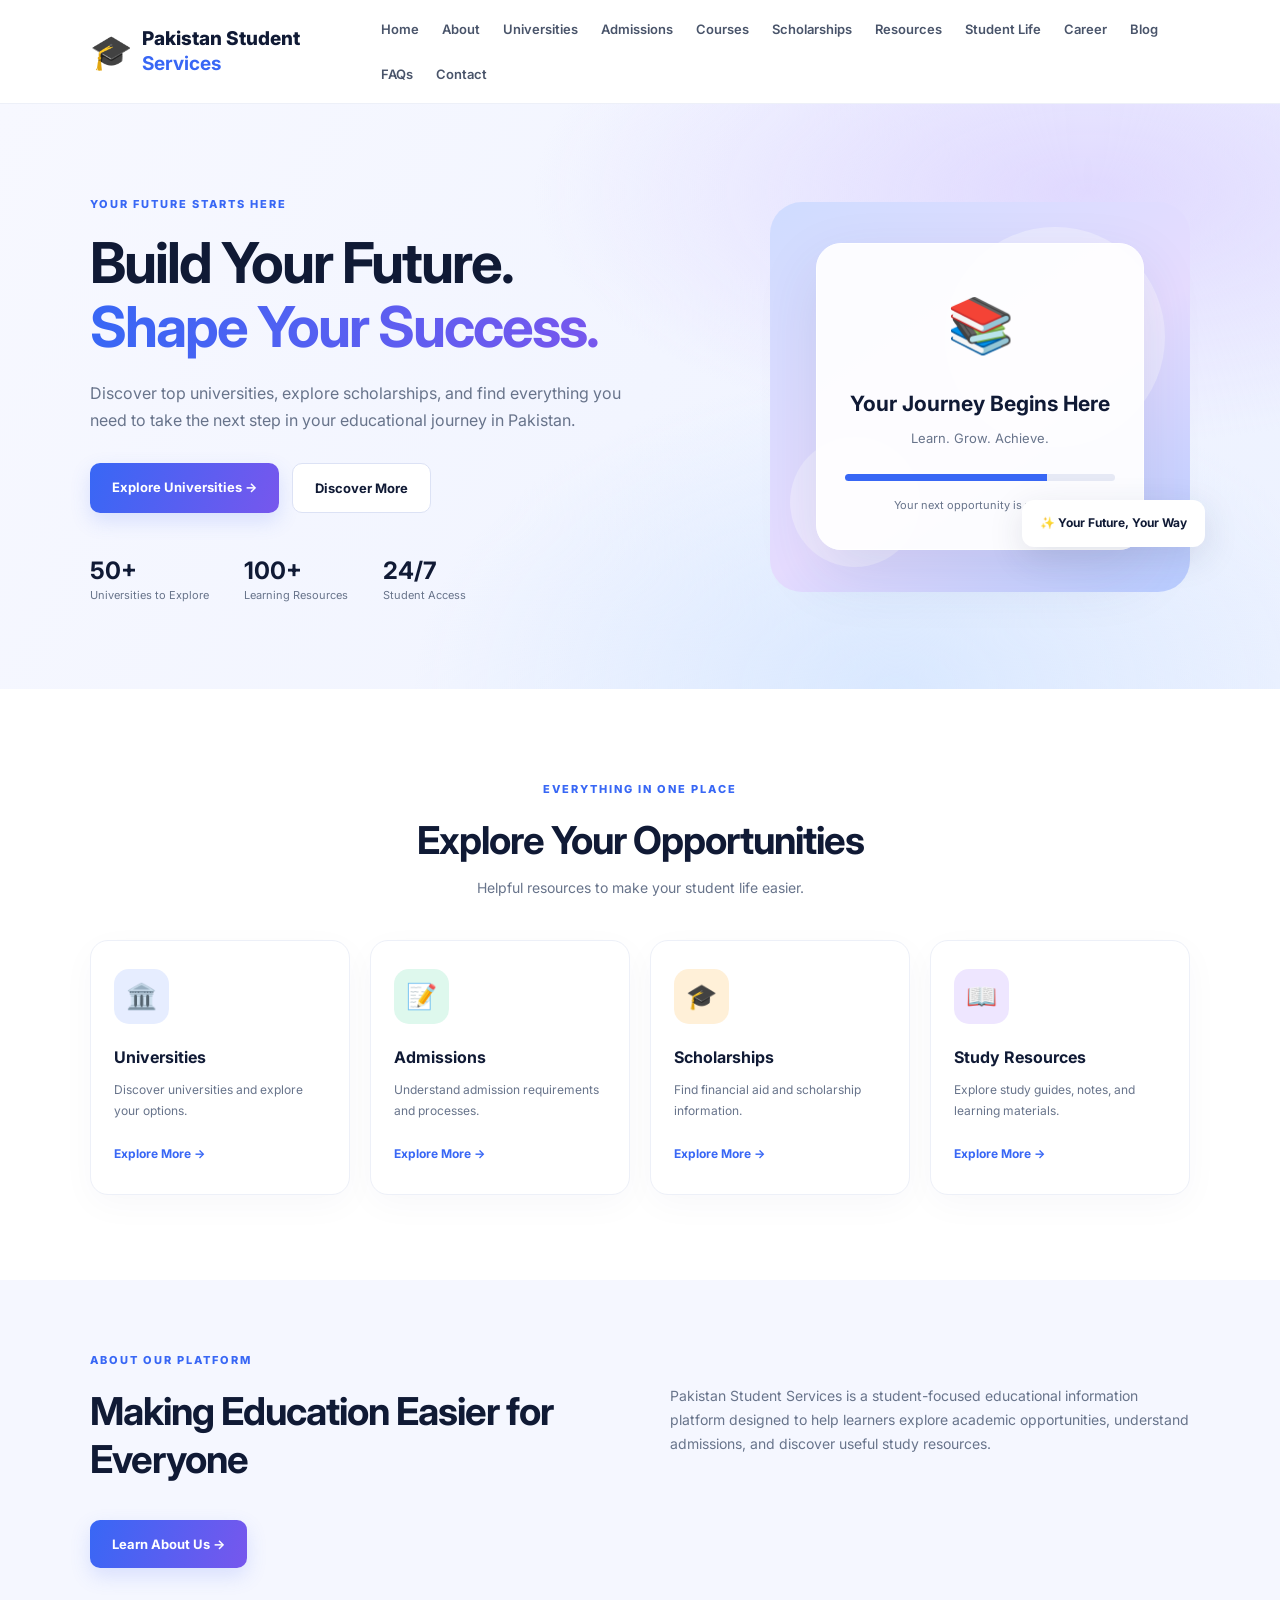
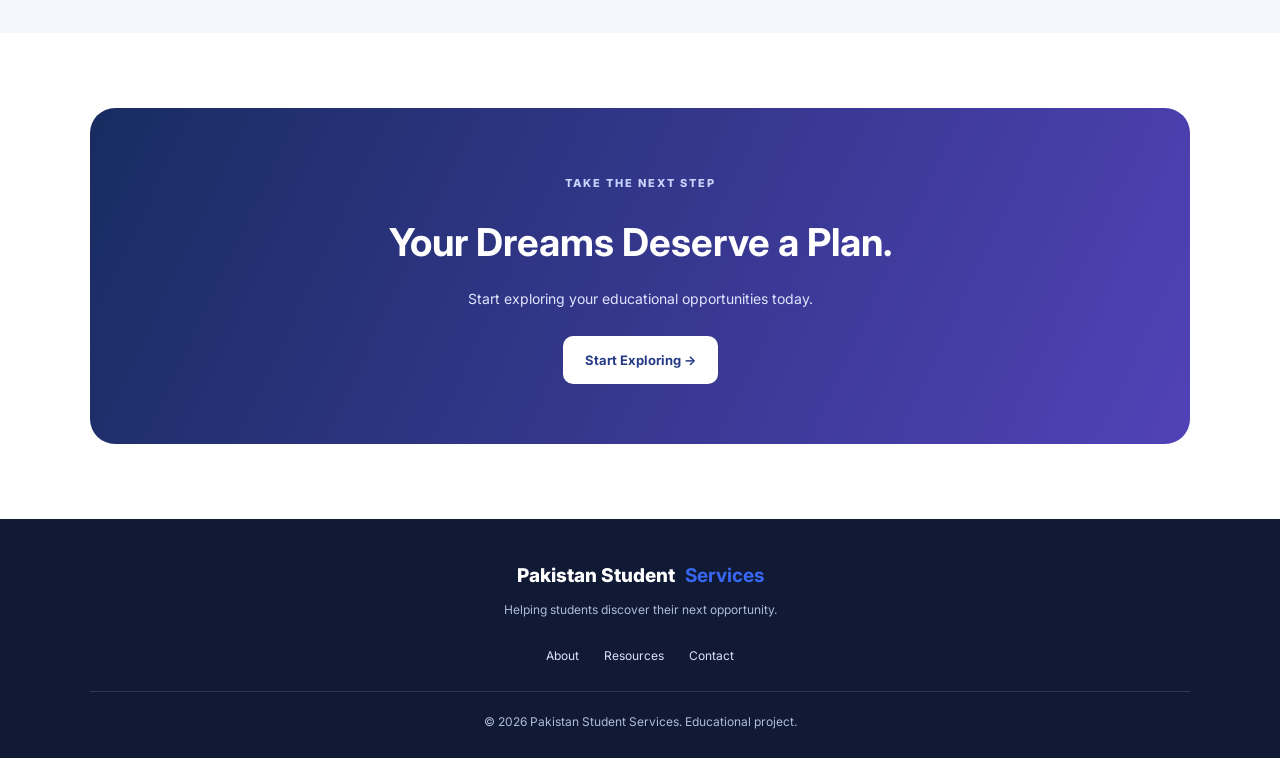
<file: index.html>
<!DOCTYPE html>
<html lang="en">
<head>
    <meta charset="UTF-8">
    <meta name="viewport" content="width=device-width, initial-scale=1.0">
    <title>Pakistan Student Services | Your Future Starts Here</title>
    <link rel="stylesheet" href="style.css">
</head>
<body>

    <header class="navbar">
        <a href="index.html" class="logo">
            <span class="logo-icon">🎓</span>
            <span>Pakistan Student <strong>Services</strong></span>
        </a>

    <nav>
        <a href="index.html">Home</a>
        <a href="about.html">About</a>
        <a href="universities.html">Universities</a>
        <a href="admissions.html">Admissions</a>
        <a href="courses.html">Courses</a>
        <a href="scholarships.html">Scholarships</a>
        <a href="resources.html">Resources</a>
        <a href="student-life.html">Student Life</a>
        <a href="career.html">Career</a>
        <a href="blog.html">Blog</a>
        <a href="faq.html">FAQs</a>
        <a href="contact.html">Contact</a>
    </nav>
    </header>

    <main>
        <section class="hero">
            <div class="hero-content">
                <span class="tag">YOUR FUTURE STARTS HERE</span>

                <h1>Build Your Future.<br>
                    <span>Shape Your Success.</span>
                </h1>

                <p>
                    Discover top universities, explore scholarships,
                    and find everything you need to take the next
                    step in your educational journey in Pakistan.
                </p>

                <div class="hero-buttons">
                    <a href="universities.html" class="btn-primary">
                        Explore Universities →
                    </a>

                    <a href="about.html" class="btn-secondary">
                        Discover More
                    </a>
                </div>

                <div class="hero-stats">
                    <div>
                        <h3>50+</h3>
                        <p>Universities to Explore</p>
                    </div>
                    <div>
                        <h3>100+</h3>
                        <p>Learning Resources</p>
                    </div>
                    <div>
                        <h3>24/7</h3>
                        <p>Student Access</p>
                    </div>
                </div>
            </div>

            <div class="hero-visual">
                <div class="visual-card">
                    <div class="visual-icon">📚</div>
                    <h3>Your Journey Begins Here</h3>
                    <p>Learn. Grow. Achieve.</p>
                    <div class="progress-line"></div>
                    <p class="visual-note">
                        Your next opportunity is waiting.
                    </p>
                </div>
                <div class="floating-badge">
                    ✨ Your Future, Your Way
                </div>
            </div>
        </section>

        <section class="features">
            <div class="section-heading">
                <span class="tag">EVERYTHING IN ONE PLACE</span>
                <h2>Explore Your Opportunities</h2>
                <p>Helpful resources to make your student life easier.</p>
            </div>

            <div class="feature-grid">
                <a href="universities.html" class="feature-card">
                    <div class="feature-icon blue">🏛️</div>
                    <h3>Universities</h3>
                    <p>Discover universities and explore your options.</p>
                    <span class="card-link">Explore More →</span>
                </a>

                <a href="admissions.html" class="feature-card">
                    <div class="feature-icon green">📝</div>
                    <h3>Admissions</h3>
                    <p>Understand admission requirements and processes.</p>
                    <span class="card-link">Explore More →</span>
                </a>

                <a href="scholarships.html" class="feature-card">
                    <div class="feature-icon orange">🎓</div>
                    <h3>Scholarships</h3>
                    <p>Find financial aid and scholarship information.</p>
                    <span class="card-link">Explore More →</span>
                </a>

                <a href="resources.html" class="feature-card">
                    <div class="feature-icon purple">📖</div>
                    <h3>Study Resources</h3>
                    <p>Explore study guides, notes, and learning materials.</p>
                    <span class="card-link">Explore More →</span>
                </a>
            </div>
        </section>

        <section class="about-section">
            <div>
                <span class="tag">ABOUT OUR PLATFORM</span>
                <h2>Making Education Easier for Everyone</h2>
            </div>

            <p>
                Pakistan Student Services is a student-focused
                educational information platform designed to help
                learners explore academic opportunities, understand
                admissions, and discover useful study resources.
            </p>

            <a href="about.html" class="btn-primary">Learn About Us →</a>
        </section>

        <section class="cta">
            <span class="tag">TAKE THE NEXT STEP</span>
            <h2>Your Dreams Deserve a Plan.</h2>
            <p>Start exploring your educational opportunities today.</p>
            <a href="universities.html" class="btn-light">
                Start Exploring →
            </a>
        </section>
    </main>

    <footer class="footer">
        <a href="index.html" class="logo">
            Pakistan Student <strong>Services</strong>
        </a>

        <p>Helping students discover their next opportunity.</p>

        <div class="footer-links">
            <a href="about.html">About</a>
            <a href="resources.html">Resources</a>
            <a href="contact.html">Contact</a>
        </div>

        <p class="copyright">
            © 2026 Pakistan Student Services. Educational project.
        </p>
    </footer>

</body>
</html>
</file>
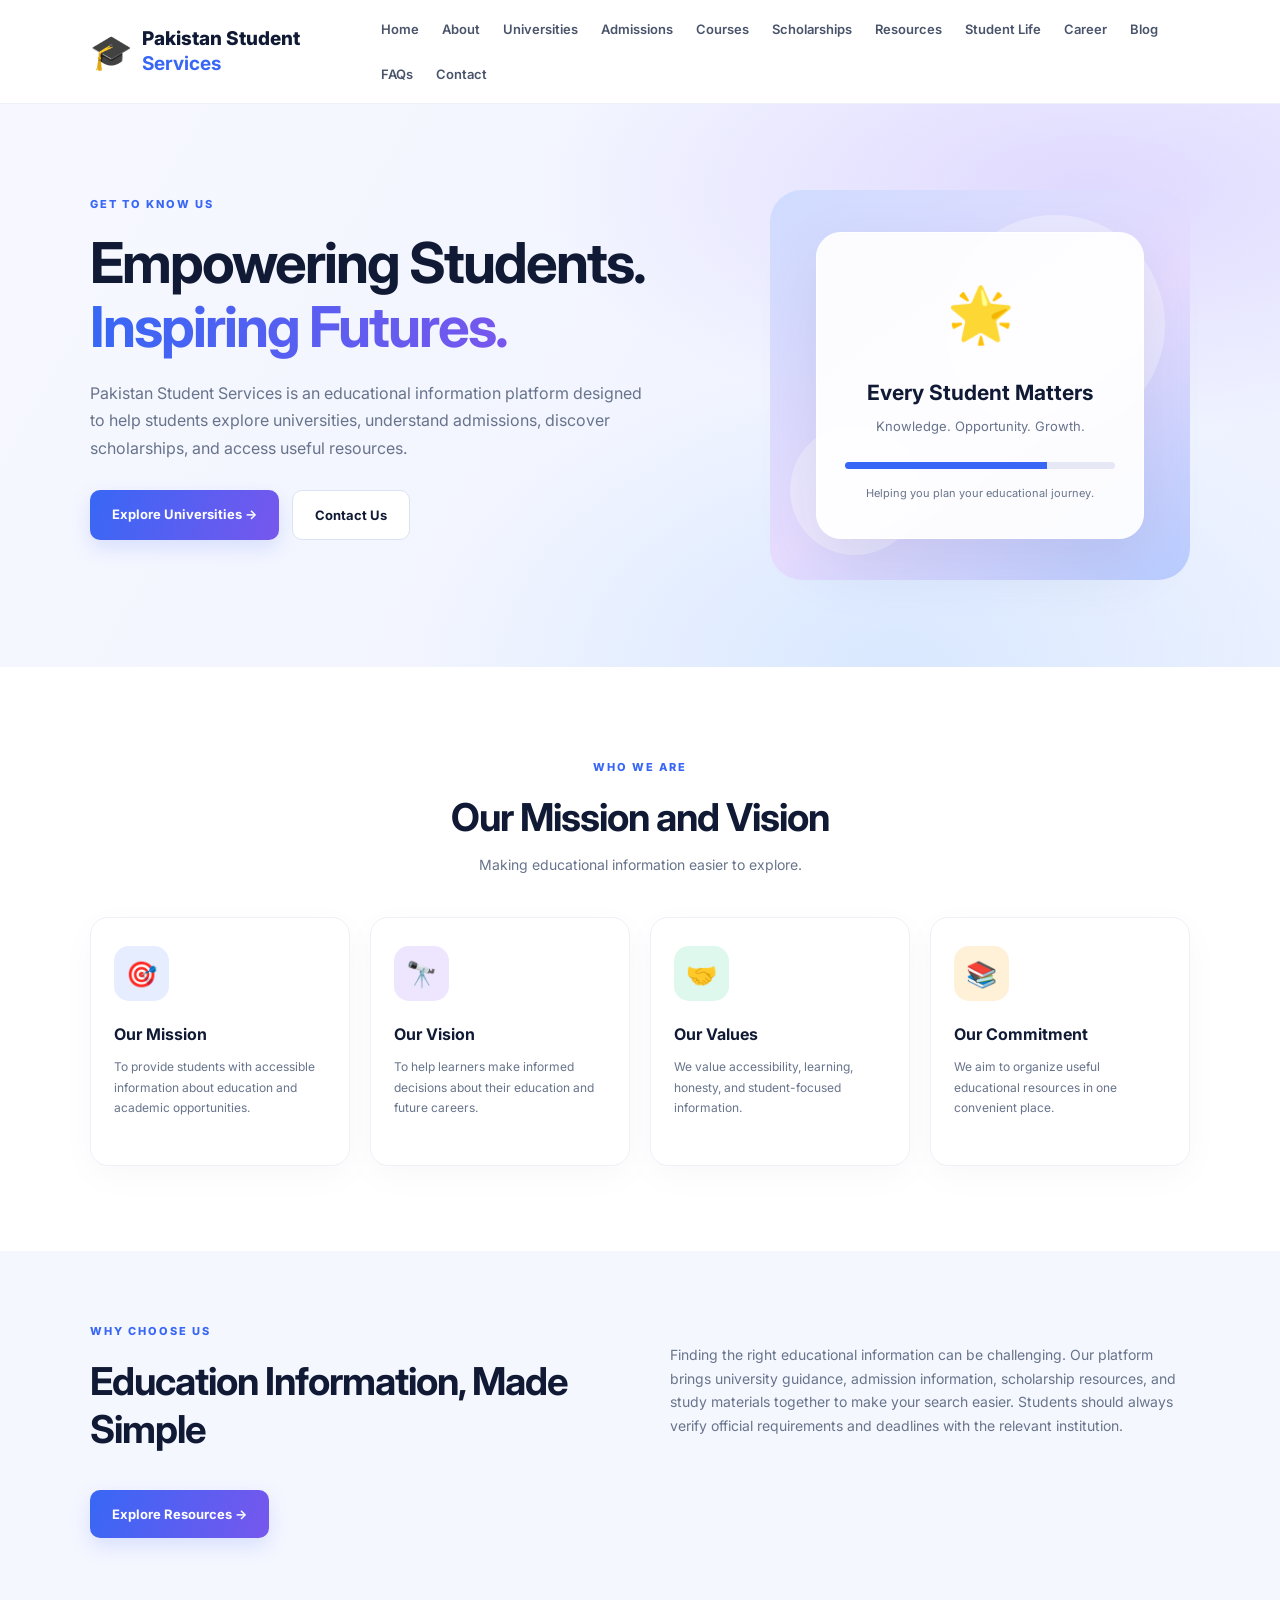
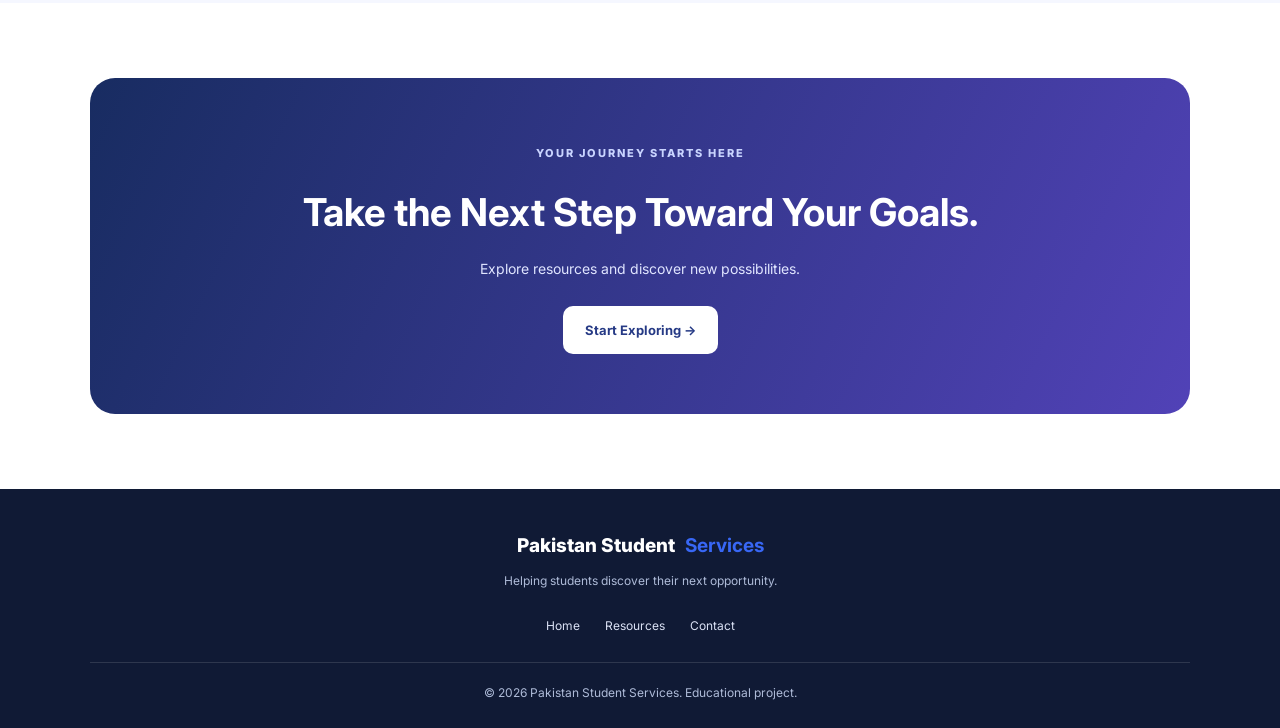
<file: about.html>
<!DOCTYPE html>
<html lang="en">
<head>
    <meta charset="UTF-8">
    <meta name="viewport" content="width=device-width, initial-scale=1.0">
    <title>About Us | Pakistan Student Services</title>
    <link rel="stylesheet" href="style.css">
</head>
<body>

    <header class="navbar">
        <a href="index.html" class="logo">
            <span class="logo-icon">🎓</span>
            <span>Pakistan Student <strong>Services</strong></span>
        </a>
        
<nav>
    <a href="index.html">Home</a>
    <a href="about.html">About</a>
    <a href="universities.html">Universities</a>
    <a href="admissions.html">Admissions</a>
    <a href="courses.html">Courses</a>
    <a href="scholarships.html">Scholarships</a>
    <a href="resources.html">Resources</a>
    <a href="student-life.html">Student Life</a>
    <a href="career.html">Career</a>
    <a href="blog.html">Blog</a>
    <a href="faq.html">FAQs</a>
    <a href="contact.html">Contact</a>
</nav>

    </header>

    <main>
        <section class="hero">
            <div class="hero-content">
                <span class="tag">GET TO KNOW US</span>

                <h1>Empowering Students.<br>
                    <span>Inspiring Futures.</span>
                </h1>

                <p>
                    Pakistan Student Services is an educational
                    information platform designed to help students
                    explore universities, understand admissions,
                    discover scholarships, and access useful resources.
                </p>

                <div class="hero-buttons">
                    <a href="universities.html" class="btn-primary">
                        Explore Universities →
                    </a>
                    <a href="contact.html" class="btn-secondary">
                        Contact Us
                    </a>
                </div>
            </div>

            <div class="hero-visual">
                <div class="visual-card">
                    <div class="visual-icon">🌟</div>
                    <h3>Every Student Matters</h3>
                    <p>Knowledge. Opportunity. Growth.</p>
                    <div class="progress-line"></div>
                    <p class="visual-note">
                        Helping you plan your educational journey.
                    </p>
                </div>
            </div>
        </section>

        <section class="features">
            <div class="section-heading">
                <span class="tag">WHO WE ARE</span>
                <h2>Our Mission and Vision</h2>
                <p>Making educational information easier to explore.</p>
            </div>

            <div class="feature-grid">
                <div class="feature-card">
                    <div class="feature-icon blue">🎯</div>
                    <h3>Our Mission</h3>
                    <p>
                        To provide students with accessible information
                        about education and academic opportunities.
                    </p>
                </div>

                <div class="feature-card">
                    <div class="feature-icon purple">🔭</div>
                    <h3>Our Vision</h3>
                    <p>
                        To help learners make informed decisions about
                        their education and future careers.
                    </p>
                </div>

                <div class="feature-card">
                    <div class="feature-icon green">🤝</div>
                    <h3>Our Values</h3>
                    <p>
                        We value accessibility, learning, honesty,
                        and student-focused information.
                    </p>
                </div>

                <div class="feature-card">
                    <div class="feature-icon orange">📚</div>
                    <h3>Our Commitment</h3>
                    <p>
                        We aim to organize useful educational resources
                        in one convenient place.
                    </p>
                </div>
            </div>
        </section>

        <section class="about-section">
            <div>
                <span class="tag">WHY CHOOSE US</span>
                <h2>Education Information, Made Simple</h2>
            </div>

            <p>
                Finding the right educational information can be
                challenging. Our platform brings university guidance,
                admission information, scholarship resources, and
                study materials together to make your search easier.
                Students should always verify official requirements
                and deadlines with the relevant institution.
            </p>

            <a href="resources.html" class="btn-primary">
                Explore Resources →
            </a>
        </section>

        <section class="cta">
            <span class="tag">YOUR JOURNEY STARTS HERE</span>
            <h2>Take the Next Step Toward Your Goals.</h2>
            <p>Explore resources and discover new possibilities.</p>
            <a href="universities.html" class="btn-light">
                Start Exploring →
            </a>
        </section>
    </main>

    <footer class="footer">
        <a href="index.html" class="logo">
            Pakistan Student <strong>Services</strong>
        </a>

        <p>Helping students discover their next opportunity.</p>

        <div class="footer-links">
            <a href="index.html">Home</a>
            <a href="resources.html">Resources</a>
            <a href="contact.html">Contact</a>
        </div>

        <p class="copyright">
            © 2026 Pakistan Student Services. Educational project.
        </p>
    </footer>

</body>
</html>
</file>
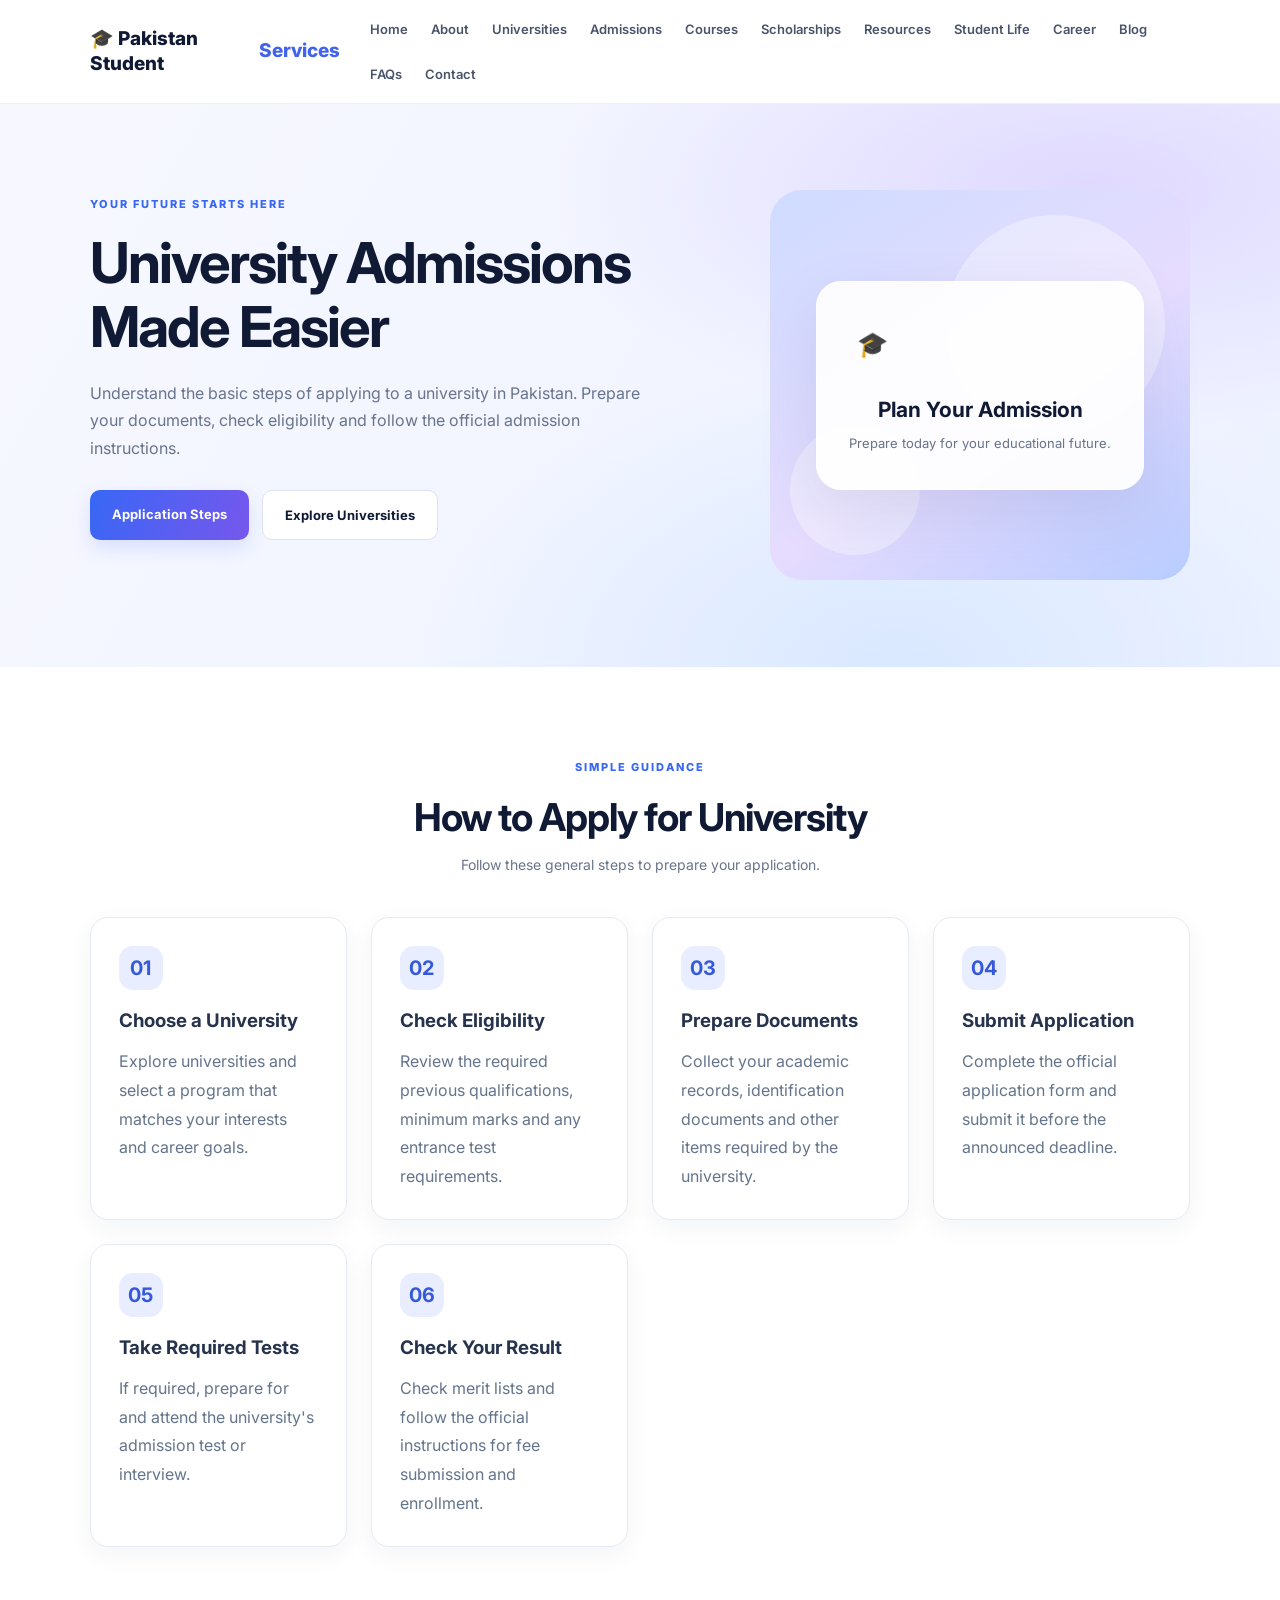
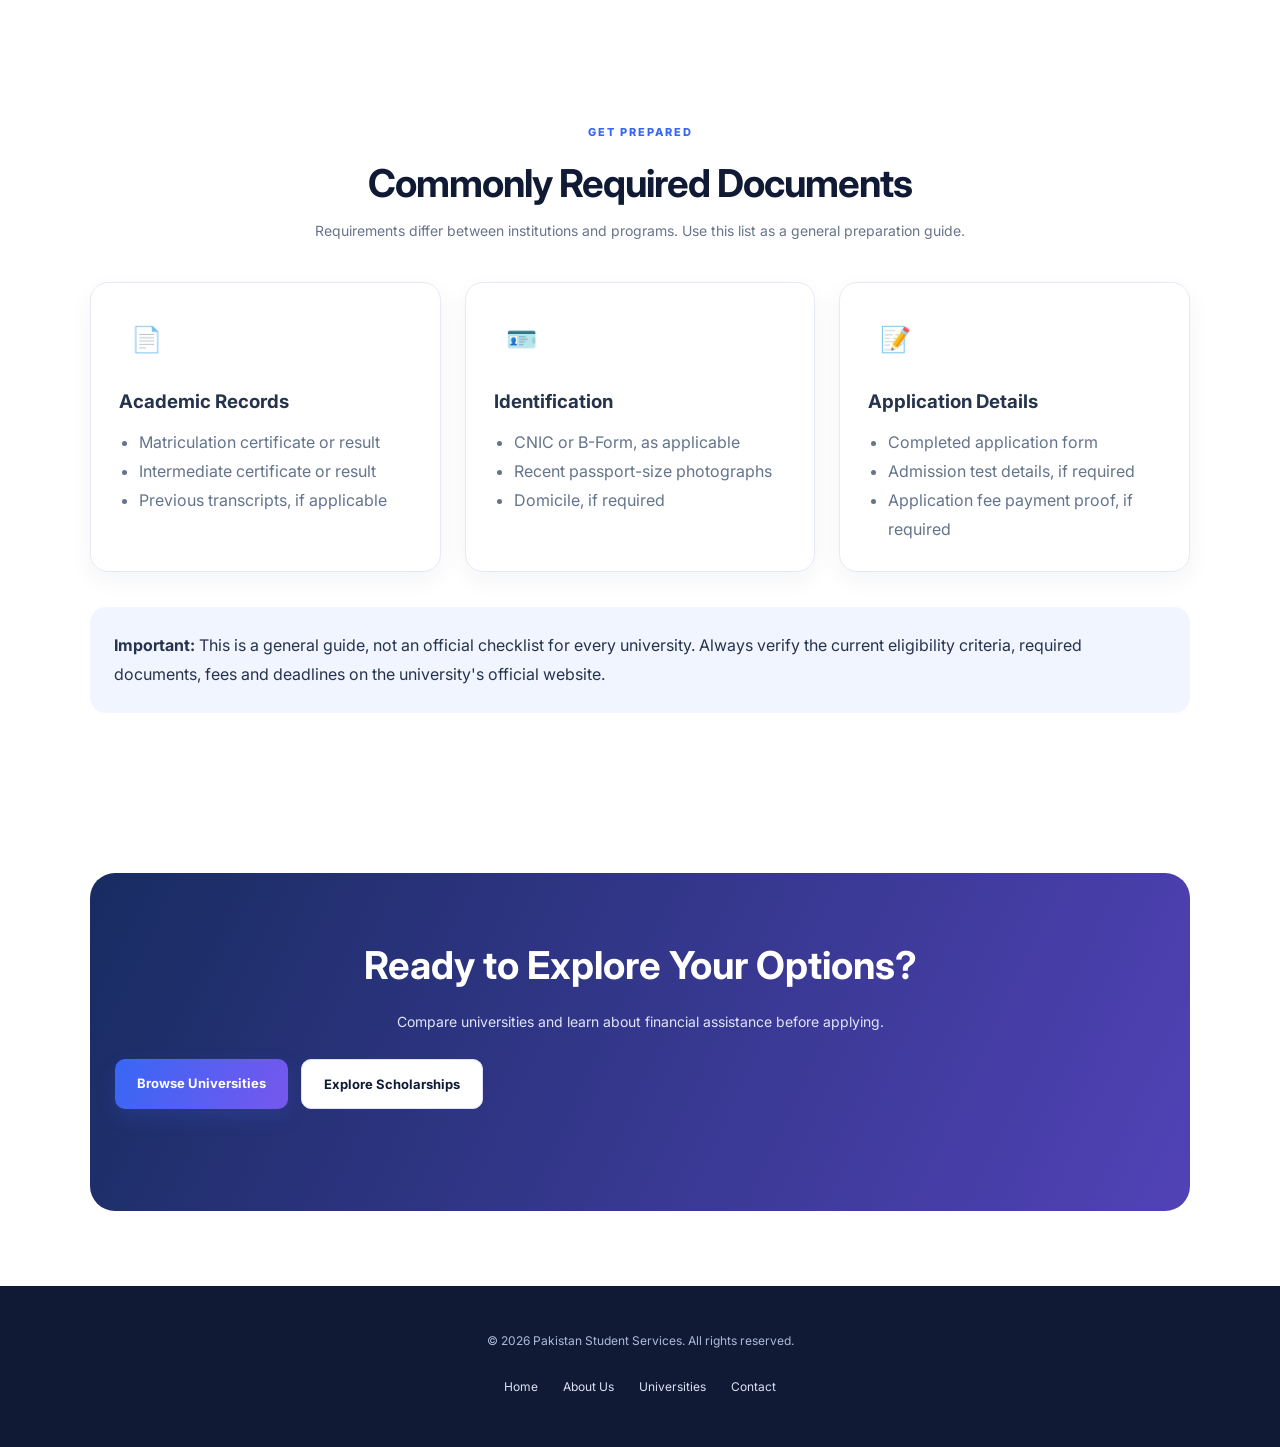
<file: admissions.html>
<!DOCTYPE html>
<html lang="en">
<head>
    <meta charset="UTF-8">
    <meta name="viewport" content="width=device-width, initial-scale=1.0">
    <title>Admissions Guide | Pakistan Student Services</title>
    <link rel="stylesheet" href="style.css">

    <style>
        .admission-grid {
            display: grid;
            grid-template-columns: repeat(auto-fit, minmax(240px, 1fr));
            gap: 24px;
            margin-top: 35px;
        }

        .admission-card {
            background: #ffffff;
            border: 1px solid #e5eaf5;
            border-radius: 18px;
            padding: 28px;
            box-shadow: 0 8px 25px rgba(20, 35, 80, 0.05);
        }

        .admission-card h3 {
            margin: 15px 0 10px;
        }

        .admission-card p,
        .admission-card li {
            color: #64748b;
            line-height: 1.8;
        }

        .admission-card ul {
            padding-left: 20px;
        }

        .step-number {
            display: inline-flex;
            align-items: center;
            justify-content: center;
            width: 44px;
            height: 44px;
            border-radius: 14px;
            background: #e8edff;
            color: #3659d9;
            font-size: 20px;
            font-weight: bold;
        }

        .admission-note {
            margin-top: 35px;
            padding: 24px;
            border-radius: 16px;
            background: #f1f5ff;
            line-height: 1.8;
        }
        .navbar .logo span {
    color: #4263eb !important;
}
    </style>
</head>

<body>

    <header>
        <nav class="navbar">
        <a href="index.html" class="logo">
    🎓 Pakistan Student <span>Services</span>
</a>

            
    <nav>
        <a href="index.html">Home</a>
        <a href="about.html">About</a>
        <a href="universities.html">Universities</a>
        <a href="admissions.html">Admissions</a>
        <a href="courses.html">Courses</a>
        <a href="scholarships.html">Scholarships</a>
        <a href="resources.html">Resources</a>
        <a href="student-life.html">Student Life</a>
        <a href="career.html">Career</a>
        <a href="blog.html">Blog</a>
        <a href="faq.html">FAQs</a>
        <a href="contact.html">Contact</a>
    </nav>

    </header>

    <main>

        <section class="hero">
            <div class="hero-content">
                <span class="tag">YOUR FUTURE STARTS HERE</span>

                <h1>University Admissions Made Easier</h1>

                <p>
                    Understand the basic steps of applying to a university
                    in Pakistan. Prepare your documents, check eligibility
                    and follow the official admission instructions.
                </p>

                <div class="hero-buttons">
                    <a href="#application-steps" class="btn-primary">
                        Application Steps
                    </a>

                    <a href="universities.html" class="btn-secondary">
                        Explore Universities
                    </a>
                </div>
            </div>

            <div class="hero-visual">
                <div class="visual-card">
                    <div class="feature-icon">🎓</div>
                    <h3>Plan Your Admission</h3>
                    <p>Prepare today for your educational future.</p>
                </div>
            </div>
        </section>

        <section class="features" id="application-steps">

            <div class="section-heading">
                <span class="tag">SIMPLE GUIDANCE</span>
                <h2>How to Apply for University</h2>
                <p>Follow these general steps to prepare your application.</p>
            </div>

            <div class="admission-grid">

                <div class="admission-card">
                    <span class="step-number">01</span>
                    <h3>Choose a University</h3>
                    <p>
                        Explore universities and select a program that
                        matches your interests and career goals.
                    </p>
                </div>

                <div class="admission-card">
                    <span class="step-number">02</span>
                    <h3>Check Eligibility</h3>
                    <p>
                        Review the required previous qualifications,
                        minimum marks and any entrance test requirements.
                    </p>
                </div>

                <div class="admission-card">
                    <span class="step-number">03</span>
                    <h3>Prepare Documents</h3>
                    <p>
                        Collect your academic records, identification
                        documents and other items required by the university.
                    </p>
                </div>

                <div class="admission-card">
                    <span class="step-number">04</span>
                    <h3>Submit Application</h3>
                    <p>
                        Complete the official application form and submit
                        it before the announced deadline.
                    </p>
                </div>

                <div class="admission-card">
                    <span class="step-number">05</span>
                    <h3>Take Required Tests</h3>
                    <p>
                        If required, prepare for and attend the university's
                        admission test or interview.
                    </p>
                </div>

                <div class="admission-card">
                    <span class="step-number">06</span>
                    <h3>Check Your Result</h3>
                    <p>
                        Check merit lists and follow the official instructions
                        for fee submission and enrollment.
                    </p>
                </div>

            </div>
        </section>

        <section class="features">

            <div class="section-heading">
                <span class="tag">GET PREPARED</span>
                <h2>Commonly Required Documents</h2>
                <p>
                    Requirements differ between institutions and programs.
                    Use this list as a general preparation guide.
                </p>
            </div>

            <div class="admission-grid">

                <div class="admission-card">
                    <div class="feature-icon">📄</div>
                    <h3>Academic Records</h3>
                    <ul>
                        <li>Matriculation certificate or result</li>
                        <li>Intermediate certificate or result</li>
                        <li>Previous transcripts, if applicable</li>
                    </ul>
                </div>

                <div class="admission-card">
                    <div class="feature-icon">🪪</div>
                    <h3>Identification</h3>
                    <ul>
                        <li>CNIC or B-Form, as applicable</li>
                        <li>Recent passport-size photographs</li>
                        <li>Domicile, if required</li>
                    </ul>
                </div>

                <div class="admission-card">
                    <div class="feature-icon">📝</div>
                    <h3>Application Details</h3>
                    <ul>
                        <li>Completed application form</li>
                        <li>Admission test details, if required</li>
                        <li>Application fee payment proof, if required</li>
                    </ul>
                </div>

            </div>

            <div class="admission-note">
                <strong>Important:</strong> This is a general guide, not an
                official checklist for every university. Always verify the
                current eligibility criteria, required documents, fees and
                deadlines on the university's official website.
            </div>

        </section>

        <section class="cta">
            <h2>Ready to Explore Your Options?</h2>
            <p>
                Compare universities and learn about financial assistance
                before applying.
            </p>

            <div class="hero-buttons">
                <a href="universities.html" class="btn-primary">
                    Browse Universities
                </a>

                <a href="scholarships.html" class="btn-secondary">
                    Explore Scholarships
                </a>
            </div>
        </section>

    </main>

    <footer class="footer">
        <p>© 2026 Pakistan Student Services. All rights reserved.</p>

        <div class="footer-links">
            <a href="index.html">Home</a>
            <a href="about.html">About Us</a>
            <a href="universities.html">Universities</a>
            <a href="contact.html">Contact</a>
        </div>
    </footer>

</body>
</html>
</file>
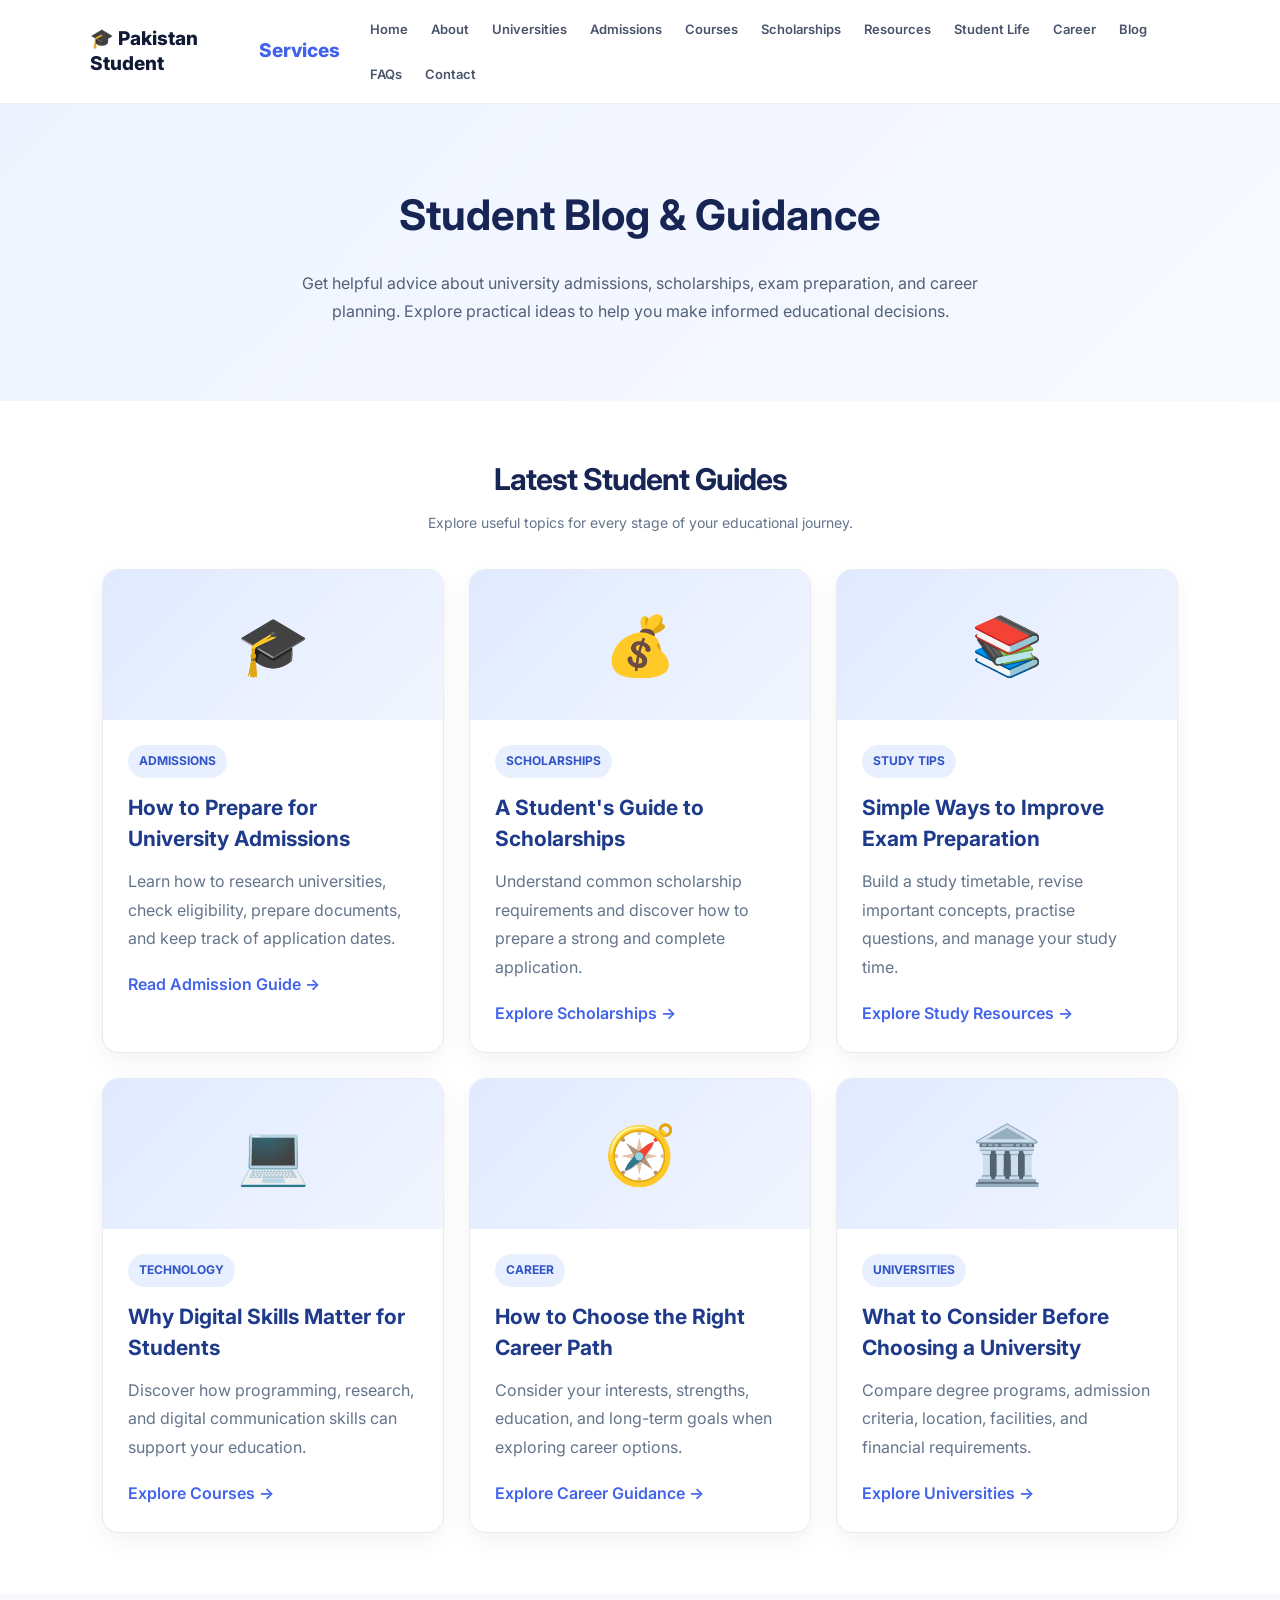
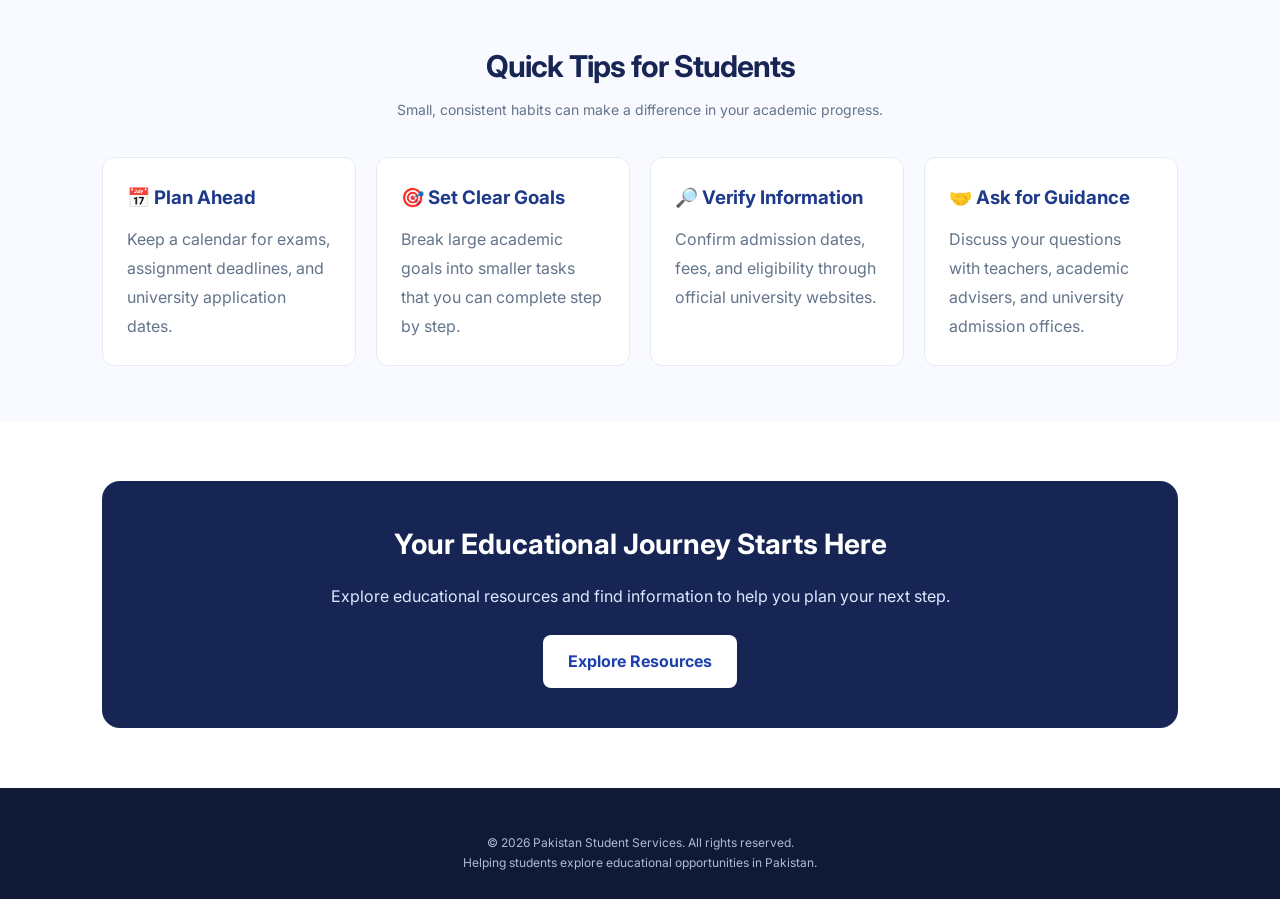
<file: blog.html>
<!DOCTYPE html>
<html lang="en">
<head>
    <meta charset="UTF-8">
    <meta name="viewport" content="width=device-width, initial-scale=1.0">
    <title>Student Blog | Pakistan Student Services</title>
    <link rel="stylesheet" href="style.css">

    <style>
        .navbar .logo span {
            color: #4263eb !important;
        }

        .blog-hero {
            padding: 75px 20px;
            text-align: center;
            background: linear-gradient(135deg, #eef3ff, #f8faff);
        }

        .blog-hero h1 {
            font-size: 42px;
            color: #172554;
            margin-bottom: 18px;
        }

        .blog-hero p {
            max-width: 720px;
            margin: auto;
            color: #526078;
            line-height: 1.8;
        }

        .blog-section {
            padding: 60px 8%;
        }

        .section-heading {
            text-align: center;
            margin-bottom: 35px;
        }

        .section-heading h2 {
            color: #172554;
            font-size: 30px;
            margin-bottom: 12px;
        }

        .section-heading p {
            color: #64748b;
            line-height: 1.7;
        }

        .blog-grid {
            display: grid;
            grid-template-columns: repeat(auto-fit, minmax(260px, 1fr));
            gap: 25px;
        }

        .blog-card {
            overflow: hidden;
            background: #ffffff;
            border: 1px solid #e5eaf3;
            border-radius: 16px;
            box-shadow: 0 8px 25px rgba(15, 23, 42, 0.05);
            transition: transform 0.3s, box-shadow 0.3s;
        }

        .blog-card:hover {
            transform: translateY(-6px);
            box-shadow: 0 14px 32px rgba(15, 23, 42, 0.10);
        }

        .blog-visual {
            min-height: 150px;
            display: flex;
            align-items: center;
            justify-content: center;
            font-size: 58px;
            background: linear-gradient(135deg, #e0eaff, #f1f5ff);
        }

        .blog-content {
            padding: 25px;
        }

        .blog-category {
            display: inline-block;
            padding: 6px 11px;
            border-radius: 20px;
            background: #e8efff;
            color: #3154c6;
            font-size: 12px;
            font-weight: 700;
            margin-bottom: 14px;
        }

        .blog-content h3 {
            color: #1e3a8a;
            font-size: 21px;
            line-height: 1.5;
            margin-bottom: 12px;
        }

        .blog-content p {
            color: #64748b;
            line-height: 1.8;
            margin-bottom: 18px;
        }

        .blog-link {
            color: #4263eb;
            font-weight: 600;
            text-decoration: none;
        }

        .blog-link:hover {
            text-decoration: underline;
        }

        .blog-tips {
            padding: 55px 8%;
            background: #f8faff;
        }

        .tips-grid {
            display: grid;
            grid-template-columns: repeat(auto-fit, minmax(220px, 1fr));
            gap: 20px;
        }

        .tip-card {
            background: #ffffff;
            border: 1px solid #e5eaf3;
            border-radius: 12px;
            padding: 24px;
        }

        .tip-card h3 {
            color: #1e3a8a;
            margin-bottom: 12px;
        }

        .tip-card p {
            color: #64748b;
            line-height: 1.8;
        }

        .blog-cta {
            margin: 60px 8%;
            padding: 40px 25px;
            text-align: center;
            color: white;
            background: #172554;
            border-radius: 18px;
        }

        .blog-cta h2 {
            font-size: 28px;
            margin-bottom: 14px;
        }

        .blog-cta p {
            color: #dbeafe;
            line-height: 1.8;
            margin-bottom: 24px;
        }

        .blog-button {
            display: inline-block;
            padding: 13px 25px;
            background: white;
            color: #1e40af;
            border-radius: 8px;
            font-weight: bold;
            text-decoration: none;
        }

        @media (max-width: 600px) {
            .blog-hero h1 {
                font-size: 32px;
            }

            .blog-section,
            .blog-tips {
                padding: 40px 6%;
            }

            .blog-cta {
                margin: 40px 6%;
            }
        }
    </style>
</head>

<body>

    <!-- Navigation -->
    <header class="navbar">
        <a href="index.html" class="logo">
            🎓 Pakistan Student <span>Services</span>
        </a>
       
    <nav>
        <a href="index.html">Home</a>
        <a href="about.html">About</a>
        <a href="universities.html">Universities</a>
        <a href="admissions.html">Admissions</a>
        <a href="courses.html">Courses</a>
        <a href="scholarships.html">Scholarships</a>
        <a href="resources.html">Resources</a>
        <a href="student-life.html">Student Life</a>
        <a href="career.html">Career</a>
        <a href="blog.html">Blog</a>
        <a href="faq.html">FAQs</a>
        <a href="contact.html">Contact</a>
    </nav>

    </header>

    <!-- Hero -->
    <section class="blog-hero">
        <h1>Student Blog & Guidance</h1>
        <p>
            Get helpful advice about university admissions, scholarships,
            exam preparation, and career planning. Explore practical
            ideas to help you make informed educational decisions.
        </p>
    </section>

    <!-- Blog Articles -->
    <section class="blog-section">
        <div class="section-heading">
            <h2>Latest Student Guides</h2>
            <p>
                Explore useful topics for every stage of your
                educational journey.
            </p>
        </div>

        <div class="blog-grid">

            <article class="blog-card">
                <div class="blog-visual">🎓</div>
                <div class="blog-content">
                    <span class="blog-category">ADMISSIONS</span>
                    <h3>How to Prepare for University Admissions</h3>
                    <p>
                        Learn how to research universities, check eligibility,
                        prepare documents, and keep track of application dates.
                    </p>
                    <a class="blog-link" href="admissions.html">
                        Read Admission Guide →
                    </a>
                </div>
            </article>

            <article class="blog-card">
                <div class="blog-visual">💰</div>
                <div class="blog-content">
                    <span class="blog-category">SCHOLARSHIPS</span>
                    <h3>A Student's Guide to Scholarships</h3>
                    <p>
                        Understand common scholarship requirements and discover
                        how to prepare a strong and complete application.
                    </p>
                    <a class="blog-link" href="scholarships.html">
                        Explore Scholarships →
                    </a>
                </div>
            </article>

            <article class="blog-card">
                <div class="blog-visual">📚</div>
                <div class="blog-content">
                    <span class="blog-category">STUDY TIPS</span>
                    <h3>Simple Ways to Improve Exam Preparation</h3>
                    <p>
                        Build a study timetable, revise important concepts,
                        practise questions, and manage your study time.
                    </p>
                    <a class="blog-link" href="resources.html">
                        Explore Study Resources →
                    </a>
                </div>
            </article>

            <article class="blog-card">
                <div class="blog-visual">💻</div>
                <div class="blog-content">
                    <span class="blog-category">TECHNOLOGY</span>
                    <h3>Why Digital Skills Matter for Students</h3>
                    <p>
                        Discover how programming, research, and digital
                        communication skills can support your education.
                    </p>
                    <a class="blog-link" href="courses.html">
                        Explore Courses →
                    </a>
                </div>
            </article>

            <article class="blog-card">
                <div class="blog-visual">🧭</div>
                <div class="blog-content">
                    <span class="blog-category">CAREER</span>
                    <h3>How to Choose the Right Career Path</h3>
                    <p>
                        Consider your interests, strengths, education,
                        and long-term goals when exploring career options.
                    </p>
                    <a class="blog-link" href="career.html">
                        Explore Career Guidance →
                    </a>
                </div>
            </article>

            <article class="blog-card">
                <div class="blog-visual">🏛️</div>
                <div class="blog-content">
                    <span class="blog-category">UNIVERSITIES</span>
                    <h3>What to Consider Before Choosing a University</h3>
                    <p>
                        Compare degree programs, admission criteria,
                        location, facilities, and financial requirements.
                    </p>
                    <a class="blog-link" href="universities.html">
                        Explore Universities →
                    </a>
                </div>
            </article>

        </div>
    </section>

    <!-- Quick Tips -->
    <section class="blog-tips">
        <div class="section-heading">
            <h2>Quick Tips for Students</h2>
            <p>
                Small, consistent habits can make a difference
                in your academic progress.
            </p>
        </div>

        <div class="tips-grid">

            <div class="tip-card">
                <h3>📅 Plan Ahead</h3>
                <p>
                    Keep a calendar for exams, assignment deadlines,
                    and university application dates.
                </p>
            </div>

            <div class="tip-card">
                <h3>🎯 Set Clear Goals</h3>
                <p>
                    Break large academic goals into smaller tasks
                    that you can complete step by step.
                </p>
            </div>

            <div class="tip-card">
                <h3>🔎 Verify Information</h3>
                <p>
                    Confirm admission dates, fees, and eligibility
                    through official university websites.
                </p>
            </div>

            <div class="tip-card">
                <h3>🤝 Ask for Guidance</h3>
                <p>
                    Discuss your questions with teachers, academic
                    advisers, and university admission offices.
                </p>
            </div>

        </div>
    </section>

    <!-- Call to Action -->
    <section class="blog-cta">
        <h2>Your Educational Journey Starts Here</h2>
        <p>
            Explore educational resources and find information
            to help you plan your next step.
        </p>
        <a href="resources.html" class="blog-button">
            Explore Resources
        </a>
    </section>

    <!-- Footer -->
    <footer class="footer">
        <p>© 2026 Pakistan Student Services. All rights reserved.</p>
        <p>Helping students explore educational opportunities in Pakistan.</p>
    </footer>

</body>
</html>
</file>
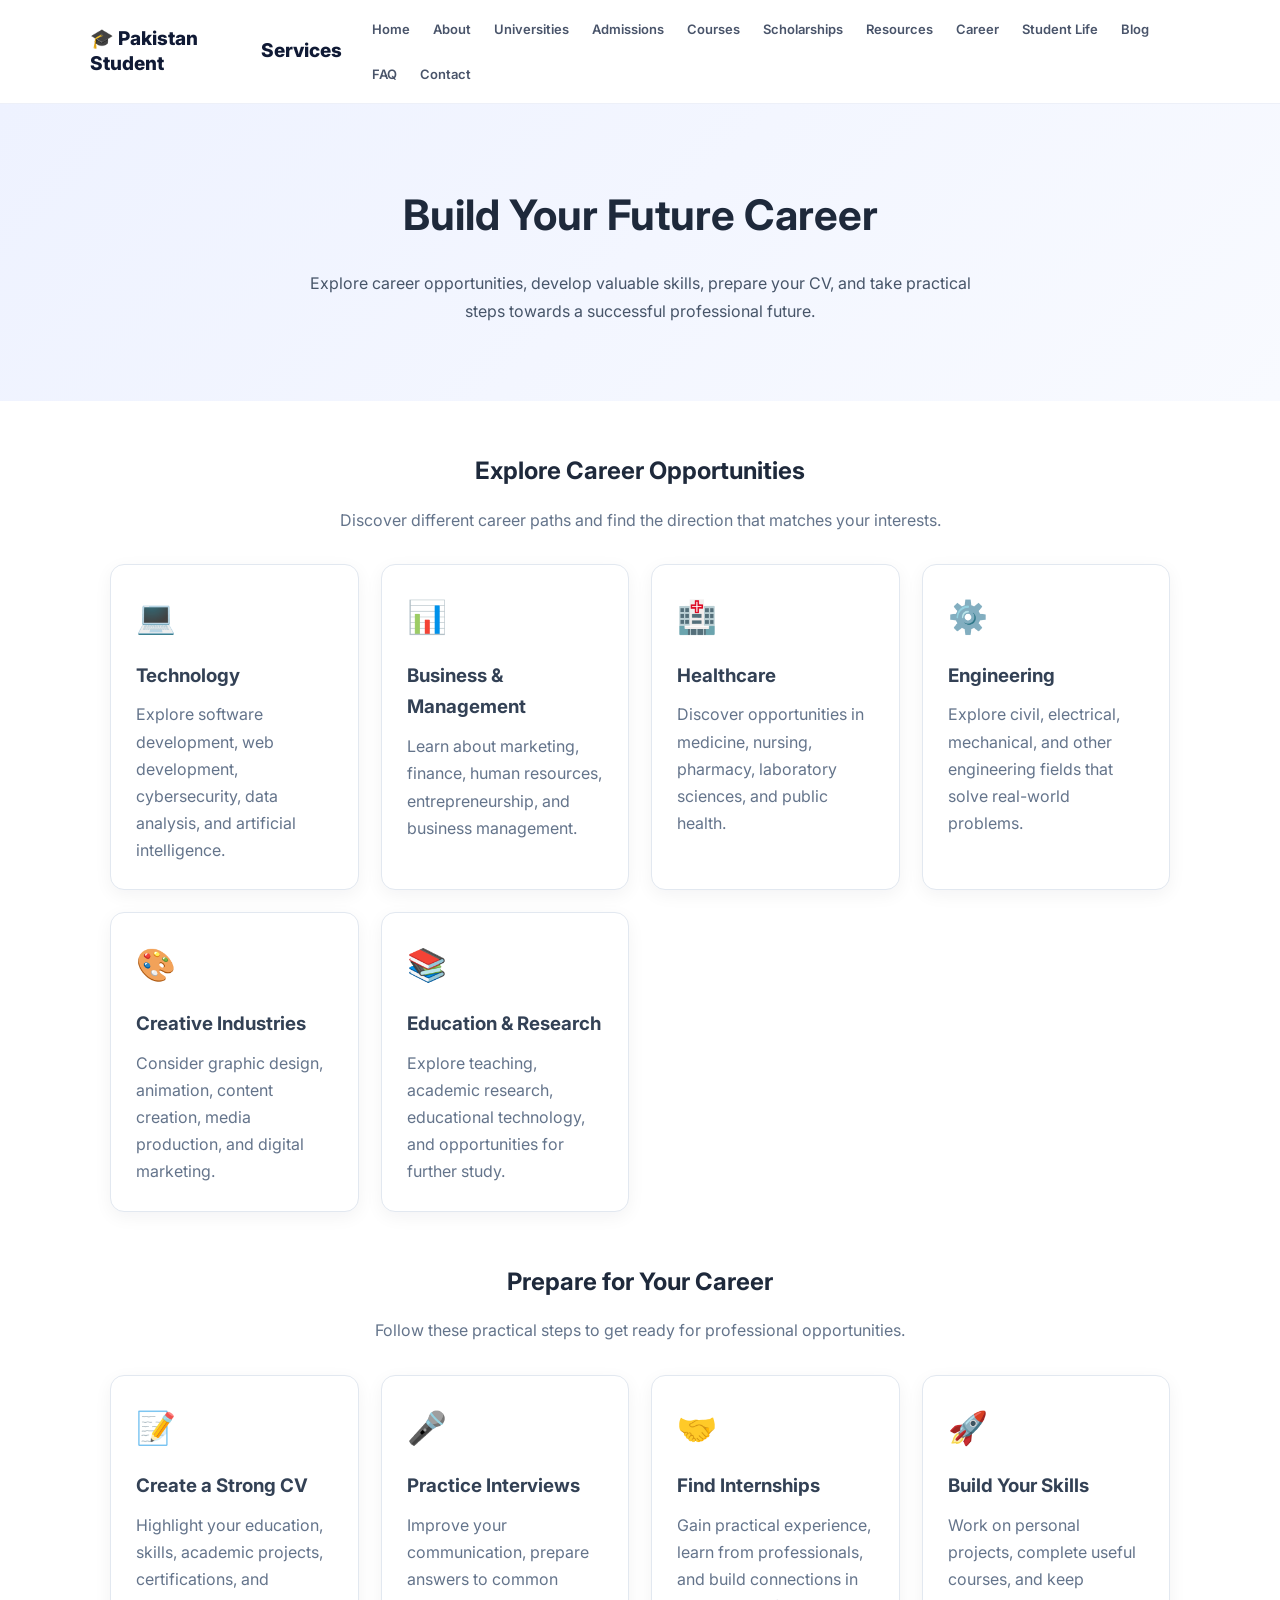
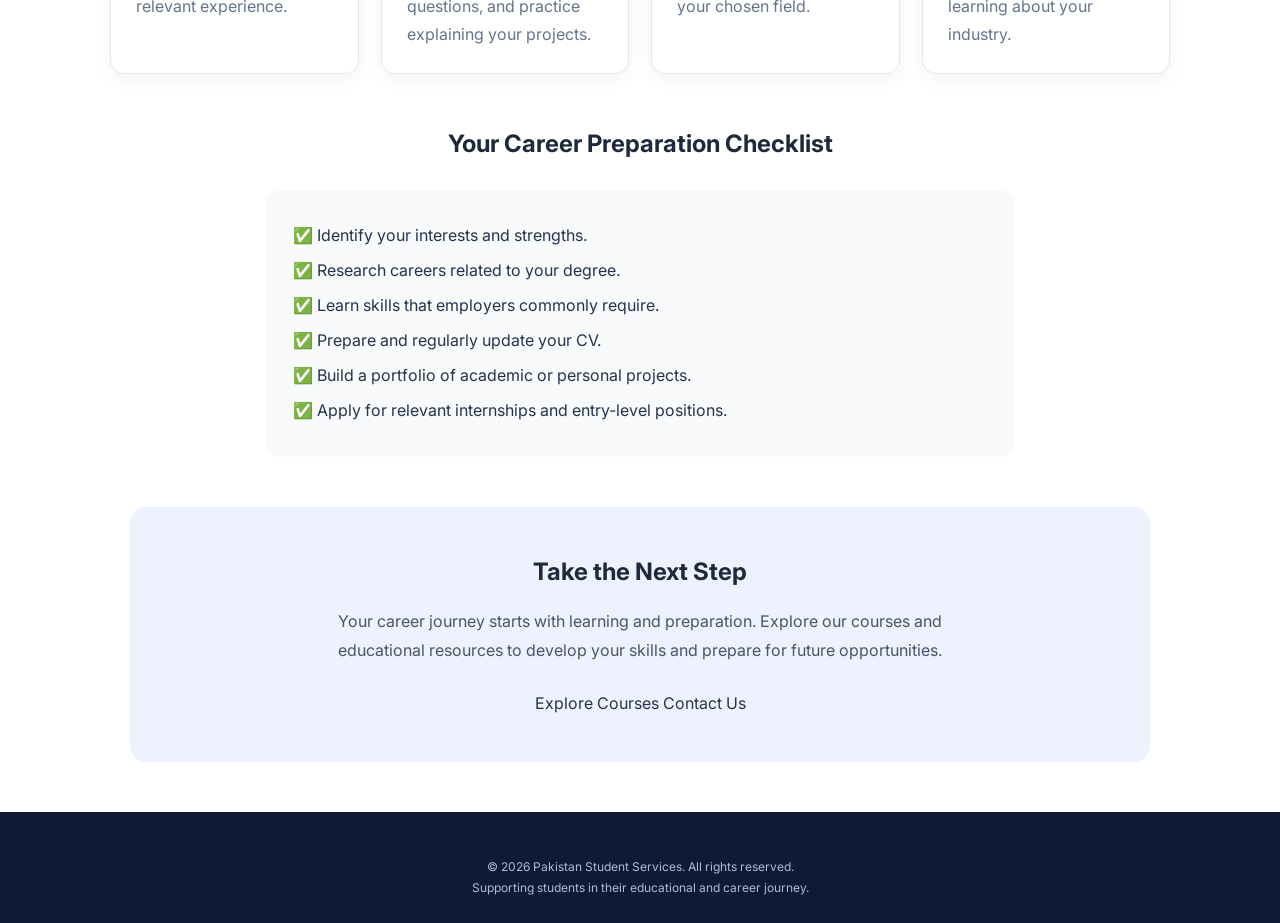
<file: career.html>
<!DOCTYPE html>
<html lang="en">
<head>
    <meta charset="UTF-8">
    <meta name="viewport" content="width=device-width, initial-scale=1.0">
    <title>Career Guidance | Pakistan Student Services</title>
    <link rel="stylesheet" href="style.css">
    <style>
        .career-hero {
            padding: 75px 20px;
            text-align: center;
            background: linear-gradient(135deg, #eef2ff, #f8faff);
        }

        .career-hero h1 {
            font-size: 42px;
            color: #1e293b;
            margin-bottom: 18px;
        }

        .career-hero p {
            max-width: 700px;
            margin: auto;
            line-height: 1.8;
            color: #475569;
        }

        .career-section {
            max-width: 1100px;
            margin: 50px auto;
            padding: 0 20px;
        }

        .career-section h2 {
            text-align: center;
            color: #1e293b;
            margin-bottom: 15px;
        }

        .section-intro {
            text-align: center;
            color: #64748b;
            margin-bottom: 30px;
        }

        .career-grid {
            display: grid;
            grid-template-columns: repeat(auto-fit, minmax(230px, 1fr));
            gap: 22px;
        }

        .career-card {
            padding: 25px;
            background: white;
            border-radius: 14px;
            border: 1px solid #e2e8f0;
            box-shadow: 0 5px 18px rgba(15, 23, 42, 0.05);
        }

        .career-card .career-icon {
            font-size: 32px;
        }

        .career-card h3 {
            margin: 15px 0 10px;
            color: #334155;
        }

        .career-card p {
            color: #64748b;
            line-height: 1.7;
        }

        .career-list {
            max-width: 750px;
            margin: 25px auto;
            padding: 28px;
            background: #f8fafc;
            border-radius: 14px;
            line-height: 2.2;
        }

        .career-cta {
            margin: 50px 20px;
            padding: 45px 20px;
            text-align: center;
            background: #eef2ff;
            border-radius: 16px;
        }

        .career-cta p {
            margin: 15px auto 25px;
            max-width: 650px;
            line-height: 1.8;
            color: #475569;
        }

        @media (max-width: 600px) {
            .career-hero h1 {
                font-size: 32px;
            }
        }
    </style>
</head>
<body>

<header class="navbar">
    <a href="index.html" class="logo">
        🎓 Pakistan Student <span>Services</span>
    </a>

    <nav>
        <a href="index.html">Home</a>
        <a href="about.html">About</a>
        <a href="universities.html">Universities</a>
        <a href="admissions.html">Admissions</a>
        <a href="courses.html">Courses</a>
        <a href="scholarships.html">Scholarships</a>
        <a href="resources.html">Resources</a>
        <a href="career.html">Career</a>
        <a href="student-life.html">Student Life</a>
        <a href="blog.html">Blog</a>
        <a href="faq.html">FAQ</a>
        <a href="contact.html">Contact</a>
    </nav>
</header>

<section class="career-hero">
    <h1>Build Your Future Career</h1>
    <p>
        Explore career opportunities, develop valuable skills, prepare your CV,
        and take practical steps towards a successful professional future.
    </p>
</section>

<section class="career-section">
    <h2>Explore Career Opportunities</h2>
    <p class="section-intro">
        Discover different career paths and find the direction that matches your interests.
    </p>

    <div class="career-grid">
        <div class="career-card">
            <div class="career-icon">💻</div>
            <h3>Technology</h3>
            <p>Explore software development, web development, cybersecurity,
            data analysis, and artificial intelligence.</p>
        </div>

        <div class="career-card">
            <div class="career-icon">📊</div>
            <h3>Business & Management</h3>
            <p>Learn about marketing, finance, human resources, entrepreneurship,
            and business management.</p>
        </div>

        <div class="career-card">
            <div class="career-icon">🏥</div>
            <h3>Healthcare</h3>
            <p>Discover opportunities in medicine, nursing, pharmacy,
            laboratory sciences, and public health.</p>
        </div>

        <div class="career-card">
            <div class="career-icon">⚙️</div>
            <h3>Engineering</h3>
            <p>Explore civil, electrical, mechanical, and other engineering
            fields that solve real-world problems.</p>
        </div>

        <div class="career-card">
            <div class="career-icon">🎨</div>
            <h3>Creative Industries</h3>
            <p>Consider graphic design, animation, content creation,
            media production, and digital marketing.</p>
        </div>

        <div class="career-card">
            <div class="career-icon">📚</div>
            <h3>Education & Research</h3>
            <p>Explore teaching, academic research, educational technology,
            and opportunities for further study.</p>
        </div>
    </div>
</section>

<section class="career-section">
    <h2>Prepare for Your Career</h2>
    <p class="section-intro">
        Follow these practical steps to get ready for professional opportunities.
    </p>

    <div class="career-grid">
        <div class="career-card">
            <div class="career-icon">📝</div>
            <h3>Create a Strong CV</h3>
            <p>Highlight your education, skills, academic projects,
            certifications, and relevant experience.</p>
        </div>

        <div class="career-card">
            <div class="career-icon">🎤</div>
            <h3>Practice Interviews</h3>
            <p>Improve your communication, prepare answers to common questions,
            and practice explaining your projects.</p>
        </div>

        <div class="career-card">
            <div class="career-icon">🤝</div>
            <h3>Find Internships</h3>
            <p>Gain practical experience, learn from professionals,
            and build connections in your chosen field.</p>
        </div>

        <div class="career-card">
            <div class="career-icon">🚀</div>
            <h3>Build Your Skills</h3>
            <p>Work on personal projects, complete useful courses,
            and keep learning about your industry.</p>
        </div>
    </div>
</section>

<section class="career-section">
    <h2>Your Career Preparation Checklist</h2>

    <div class="career-list">
        <p>✅ Identify your interests and strengths.</p>
        <p>✅ Research careers related to your degree.</p>
        <p>✅ Learn skills that employers commonly require.</p>
        <p>✅ Prepare and regularly update your CV.</p>
        <p>✅ Build a portfolio of academic or personal projects.</p>
        <p>✅ Apply for relevant internships and entry-level positions.</p>
    </div>
</section>

<section class="career-section">
    <div class="career-cta">
        <h2>Take the Next Step</h2>
        <p>
            Your career journey starts with learning and preparation.
            Explore our courses and educational resources to develop your skills
            and prepare for future opportunities.
        </p>
        <a href="courses.html" class="btn">Explore Courses</a>
        <a href="contact.html" class="btn">Contact Us</a>
    </div>
</section>

<footer class="footer">
    <p>© 2026 Pakistan Student Services. All rights reserved.</p>
    <p>Supporting students in their educational and career journey.</p>
</footer>

</body>
</html>
</file>
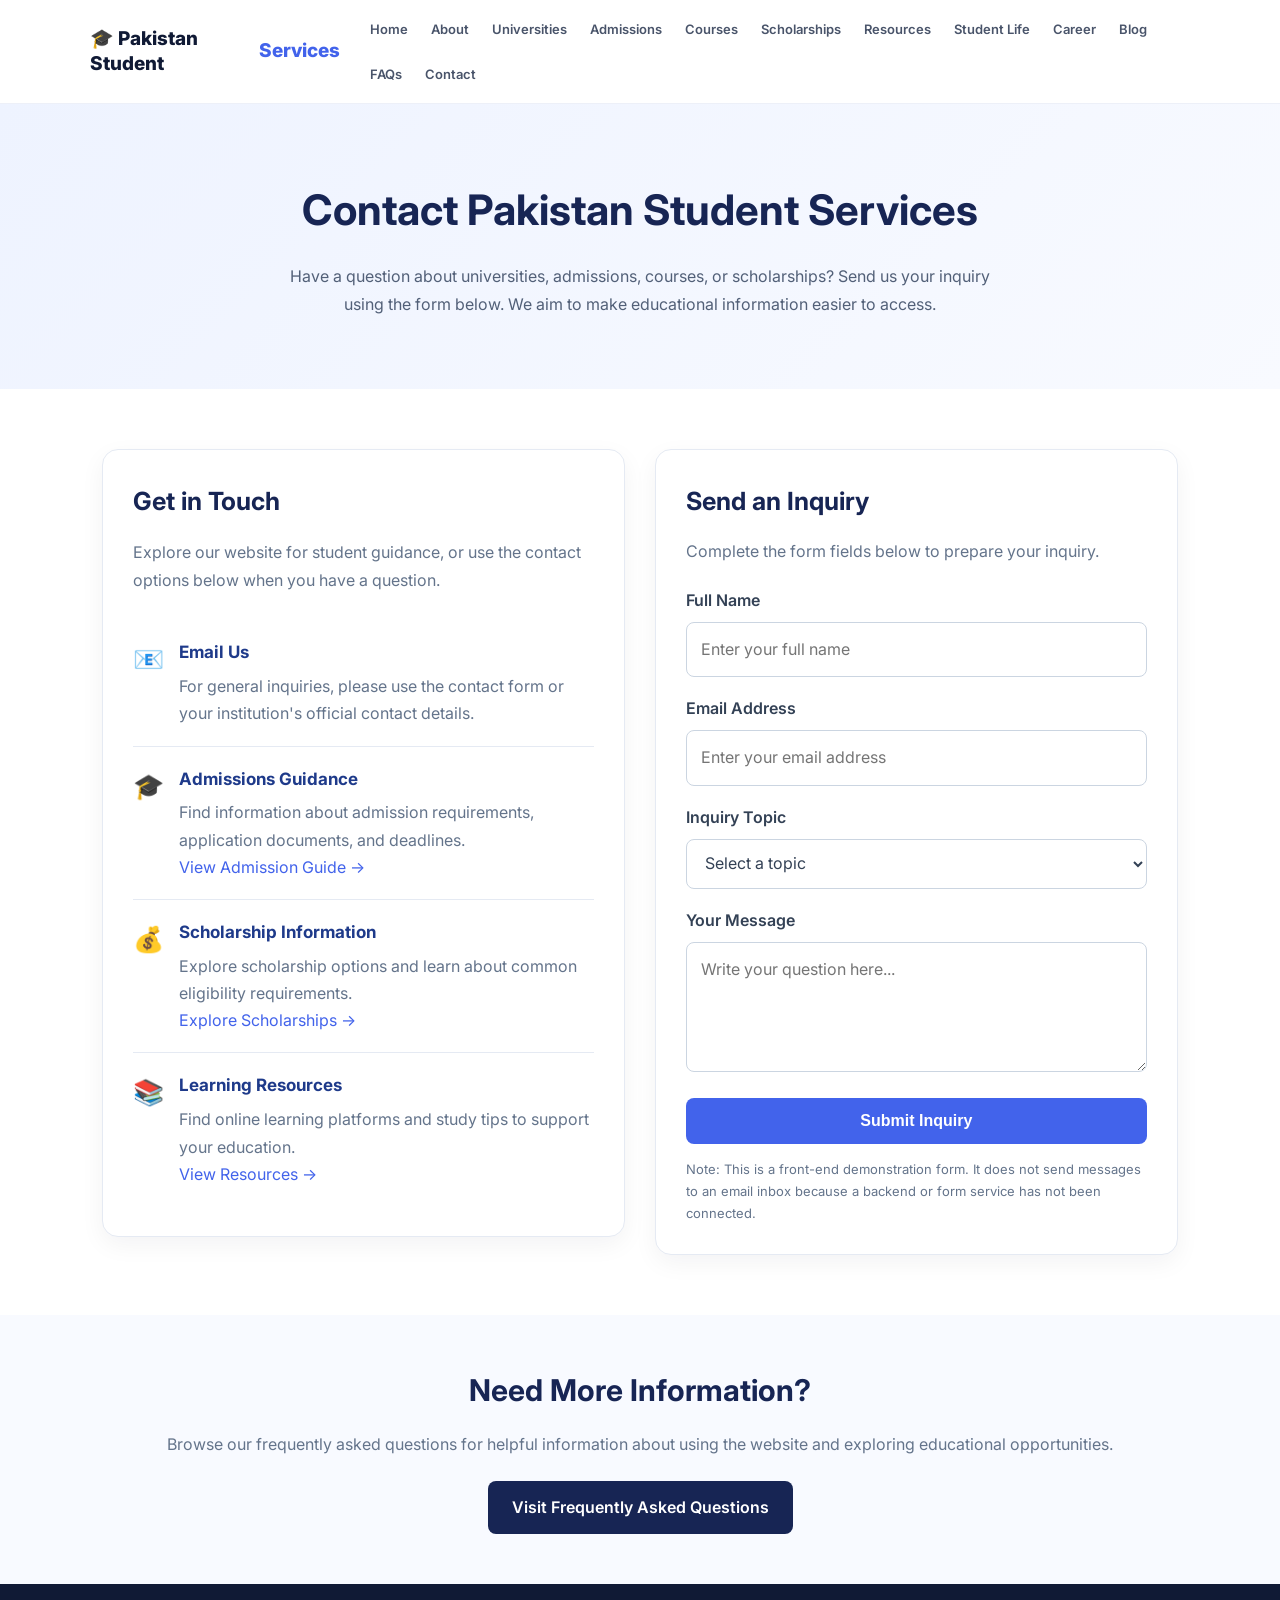
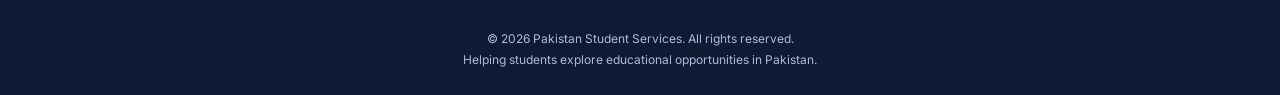
<file: contact.html>
<!DOCTYPE html>
<html lang="en">
<head>
    <meta charset="UTF-8">
    <meta name="viewport" content="width=device-width, initial-scale=1.0">
    <title>Contact Us | Pakistan Student Services</title>
    <link rel="stylesheet" href="style.css">

    <style>
        .navbar .logo span {
            color: #4263eb !important;
        }

        .contact-hero {
            padding: 70px 20px;
            text-align: center;
            background: linear-gradient(135deg, #eef3ff, #f8faff);
        }

        .contact-hero h1 {
            color: #172554;
            font-size: 42px;
            margin-bottom: 16px;
        }

        .contact-hero p {
            max-width: 700px;
            margin: auto;
            color: #526078;
            line-height: 1.8;
        }

        .contact-section {
            padding: 60px 8%;
        }

        .contact-layout {
            display: grid;
            grid-template-columns: repeat(2, minmax(0, 1fr));
            gap: 30px;
            align-items: start;
        }

        .contact-info,
        .contact-form {
            background: white;
            border: 1px solid #e5eaf3;
            border-radius: 16px;
            padding: 30px;
            box-shadow: 0 8px 25px rgba(15, 23, 42, 0.05);
        }

        .contact-info h2,
        .contact-form h2 {
            color: #172554;
            font-size: 25px;
            margin-bottom: 15px;
        }

        .contact-info > p {
            color: #64748b;
            line-height: 1.8;
            margin-bottom: 25px;
        }

        .contact-item {
            display: flex;
            gap: 15px;
            padding: 18px 0;
            border-bottom: 1px solid #e5eaf3;
        }

        .contact-item:last-child {
            border-bottom: none;
        }

        .contact-icon {
            font-size: 25px;
        }

        .contact-item h3 {
            color: #1e3a8a;
            font-size: 17px;
            margin-bottom: 6px;
        }

        .contact-item p {
            color: #64748b;
            line-height: 1.7;
            overflow-wrap: anywhere;
        }

        .contact-item a {
            color: #4263eb;
            text-decoration: none;
        }

        .contact-item a:hover {
            text-decoration: underline;
        }

        .contact-form > p {
            color: #64748b;
            line-height: 1.7;
            margin-bottom: 22px;
        }

        .form-group {
            margin-bottom: 18px;
        }

        .form-group label {
            display: block;
            margin-bottom: 8px;
            color: #334155;
            font-weight: 600;
        }

        .form-group input,
        .form-group select,
        .form-group textarea {
            width: 100%;
            padding: 13px 14px;
            border: 1px solid #cbd5e1;
            border-radius: 8px;
            font: inherit;
            color: #334155;
            background: #ffffff;
            box-sizing: border-box;
        }

        .form-group input:focus,
        .form-group select:focus,
        .form-group textarea:focus {
            outline: 2px solid #c7d2fe;
            border-color: #4263eb;
        }

        .form-group textarea {
            min-height: 130px;
            resize: vertical;
        }

        .submit-button {
            width: 100%;
            border: none;
            padding: 14px 20px;
            background: #4263eb;
            color: white;
            border-radius: 8px;
            font-size: 16px;
            font-weight: 700;
            cursor: pointer;
        }

        .submit-button:hover {
            background: #3154c6;
        }

        .form-note {
            margin-top: 14px;
            font-size: 13px;
            color: #64748b;
            line-height: 1.7;
        }

        .help-section {
            padding: 50px 8%;
            background: #f8faff;
            text-align: center;
        }

        .help-section h2 {
            color: #172554;
            font-size: 30px;
            margin-bottom: 14px;
        }

        .help-section p {
            color: #64748b;
            line-height: 1.8;
            margin-bottom: 22px;
        }

        .help-button {
            display: inline-block;
            background: #172554;
            color: white;
            padding: 13px 24px;
            border-radius: 8px;
            text-decoration: none;
            font-weight: 600;
        }

        @media (max-width: 760px) {
            .contact-hero h1 {
                font-size: 32px;
            }

            .contact-section {
                padding: 40px 6%;
            }

            .contact-layout {
                grid-template-columns: 1fr;
            }

            .contact-info,
            .contact-form {
                padding: 23px;
            }

            .help-section {
                padding: 40px 6%;
            }
        }
    </style>
</head>

<body>

    <!-- Navigation -->
    <header class="navbar">
        <a href="index.html" class="logo">
            🎓 Pakistan Student <span>Services</span>
        </a>
    
    <nav>
        <a href="index.html">Home</a>
        <a href="about.html">About</a>
        <a href="universities.html">Universities</a>
        <a href="admissions.html">Admissions</a>
        <a href="courses.html">Courses</a>
        <a href="scholarships.html">Scholarships</a>
        <a href="resources.html">Resources</a>
        <a href="student-life.html">Student Life</a>
        <a href="career.html">Career</a>
        <a href="blog.html">Blog</a>
        <a href="faq.html">FAQs</a>
        <a href="contact.html">Contact</a>
</nav>

    </header>

    <!-- Hero -->
    <section class="contact-hero">
        <h1>Contact Pakistan Student Services</h1>
        <p>
            Have a question about universities, admissions, courses,
            or scholarships? Send us your inquiry using the form below.
            We aim to make educational information easier to access.
        </p>
    </section>

    <!-- Contact Information and Form -->
    <section class="contact-section">
        <div class="contact-layout">

            <div class="contact-info">
                <h2>Get in Touch</h2>
                <p>
                    Explore our website for student guidance, or use the
                    contact options below when you have a question.
                </p>

                <div class="contact-item">
                    <div class="contact-icon">📧</div>
                    <div>
                        <h3>Email Us</h3>
                        <p>
                            For general inquiries, please use the contact
                            form or your institution's official contact details.
                        </p>
                    </div>
                </div>

                <div class="contact-item">
                    <div class="contact-icon">🎓</div>
                    <div>
                        <h3>Admissions Guidance</h3>
                        <p>
                            Find information about admission requirements,
                            application documents, and deadlines.
                        </p>
                        <a href="admissions.html">View Admission Guide →</a>
                    </div>
                </div>

                <div class="contact-item">
                    <div class="contact-icon">💰</div>
                    <div>
                        <h3>Scholarship Information</h3>
                        <p>
                            Explore scholarship options and learn about
                            common eligibility requirements.
                        </p>
                        <a href="scholarships.html">Explore Scholarships →</a>
                    </div>
                </div>

                <div class="contact-item">
                    <div class="contact-icon">📚</div>
                    <div>
                        <h3>Learning Resources</h3>
                        <p>
                            Find online learning platforms and study tips
                            to support your education.
                        </p>
                        <a href="resources.html">View Resources →</a>
                    </div>
                </div>
            </div>

            <div class="contact-form">
                <h2>Send an Inquiry</h2>
                <p>
                    Complete the form fields below to prepare your inquiry.
                </p>

                <form action="#" method="get">

                    <div class="form-group">
                        <label for="fullname">Full Name</label>
                        <input
                            type="text"
                            id="fullname"
                            name="fullname"
                            placeholder="Enter your full name"
                            required>
                    </div>

                    <div class="form-group">
                        <label for="email">Email Address</label>
                        <input
                            type="email"
                            id="email"
                            name="email"
                            placeholder="Enter your email address"
                            required>
                    </div>

                    <div class="form-group">
                        <label for="subject">Inquiry Topic</label>
                        <select id="subject" name="subject" required>
                            <option value="">Select a topic</option>
                            <option value="admissions">University Admissions</option>
                            <option value="courses">Courses and Programs</option>
                            <option value="scholarships">Scholarships</option>
                            <option value="resources">Study Resources</option>
                            <option value="other">Other Inquiry</option>
                        </select>
                    </div>

                    <div class="form-group">
                        <label for="message">Your Message</label>
                        <textarea
                            id="message"
                            name="message"
                            placeholder="Write your question here..."
                            required></textarea>
                    </div>

                    <button type="submit" class="submit-button">
                        Submit Inquiry
                    </button>

                    <p class="form-note">
                        Note: This is a front-end demonstration form.
                        It does not send messages to an email inbox because
                        a backend or form service has not been connected.
                    </p>

                </form>
            </div>

        </div>
    </section>

    <!-- Help Section -->
    <section class="help-section">
        <h2>Need More Information?</h2>
        <p>
            Browse our frequently asked questions for helpful information
            about using the website and exploring educational opportunities.
        </p>
        <a href="faq.html" class="help-button">
            Visit Frequently Asked Questions
        </a>
    </section>

    <!-- Footer -->
    <footer class="footer">
        <p>© 2026 Pakistan Student Services. All rights reserved.</p>
        <p>Helping students explore educational opportunities in Pakistan.</p>
    </footer>

</body>
</html>
</file>
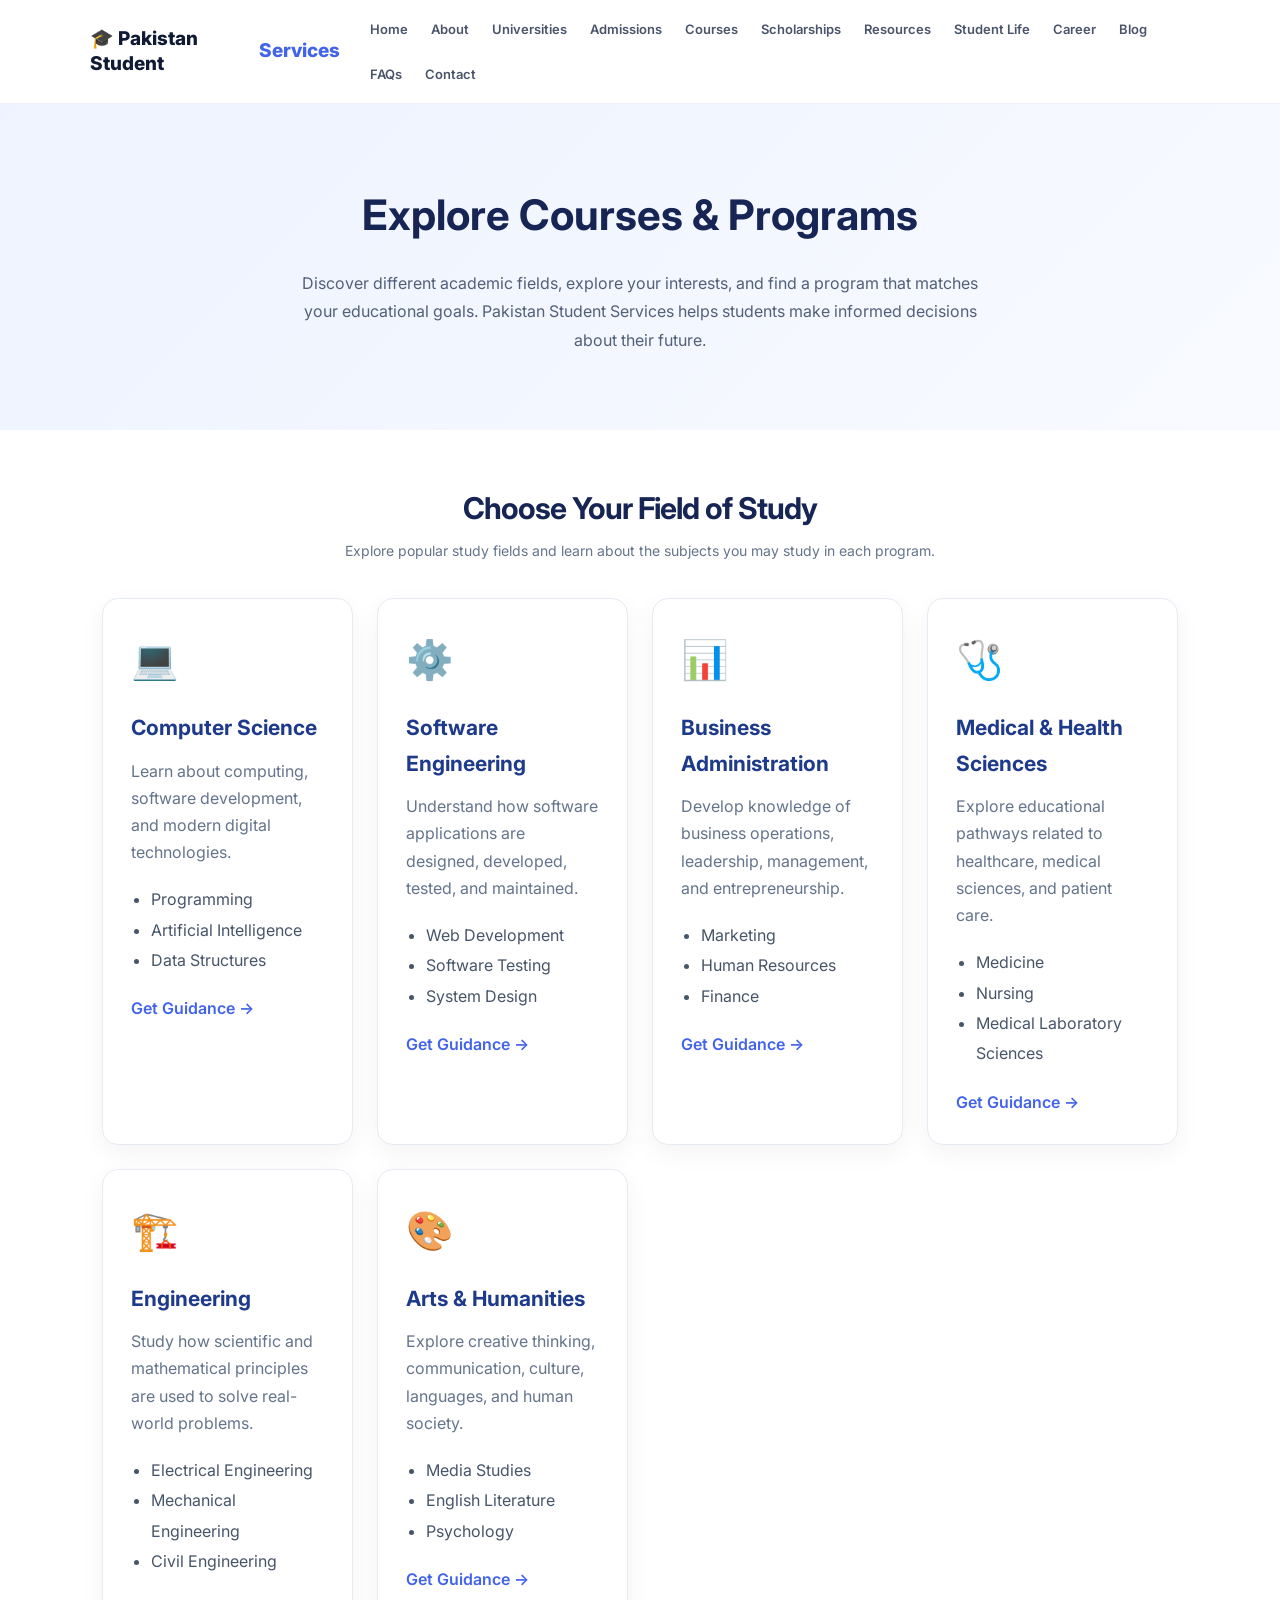
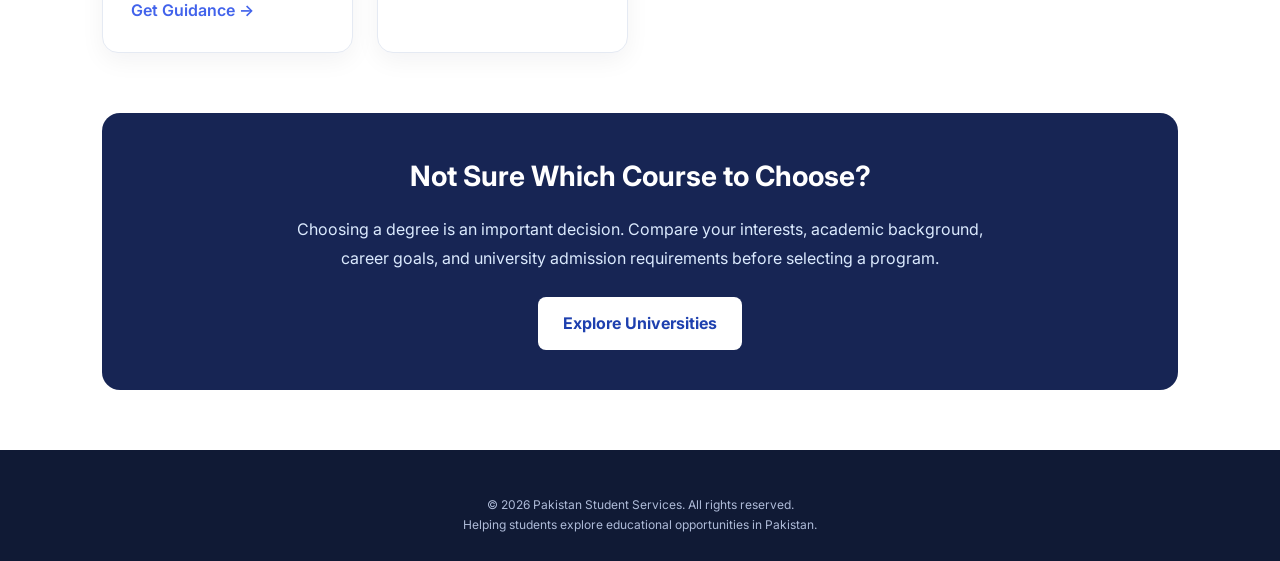
<file: courses.html>
<!DOCTYPE html>
<html lang="en">
<head>
    <meta charset="UTF-8">
    <meta name="viewport" content="width=device-width, initial-scale=1.0">
    <title>Courses & Programs | Pakistan Student Services</title>
    <link rel="stylesheet" href="style.css">

    <style>
        .navbar .logo span {
            color: #4263eb !important;
        }

        .courses-hero {
            padding: 75px 20px;
            text-align: center;
            background: linear-gradient(135deg, #eef3ff, #f8faff);
        }

        .courses-hero h1 {
            font-size: 42px;
            color: #172554;
            margin-bottom: 18px;
        }

        .courses-hero p {
            max-width: 700px;
            margin: 0 auto;
            line-height: 1.8;
            color: #526078;
        }

        .courses-section {
            padding: 60px 8%;
        }

        .section-heading {
            text-align: center;
            margin-bottom: 35px;
        }

        .section-heading h2 {
            font-size: 30px;
            color: #172554;
            margin-bottom: 12px;
        }

        .section-heading p {
            color: #64748b;
            line-height: 1.7;
        }

        .courses-grid {
            display: grid;
            grid-template-columns: repeat(auto-fit, minmax(240px, 1fr));
            gap: 24px;
        }

        .course-card {
            background: #ffffff;
            border: 1px solid #e5eaf3;
            border-radius: 16px;
            padding: 28px;
            box-shadow: 0 8px 25px rgba(15, 23, 42, 0.05);
            transition: transform 0.3s, box-shadow 0.3s;
        }

        .course-card:hover {
            transform: translateY(-6px);
            box-shadow: 0 14px 32px rgba(15, 23, 42, 0.10);
        }

        .course-icon {
            font-size: 38px;
            margin-bottom: 18px;
        }

        .course-card h3 {
            color: #1e3a8a;
            font-size: 21px;
            margin-bottom: 12px;
        }

        .course-card p {
            color: #64748b;
            line-height: 1.7;
            margin-bottom: 18px;
        }

        .course-card ul {
            padding-left: 20px;
            color: #475569;
            line-height: 1.9;
            margin-bottom: 20px;
        }

        .course-link {
            display: inline-block;
            color: #4263eb;
            font-weight: 600;
            text-decoration: none;
        }

        .course-link:hover {
            text-decoration: underline;
        }

        .guidance-section {
            margin: 0 8% 60px;
            padding: 40px;
            border-radius: 18px;
            background: #172554;
            color: white;
            text-align: center;
        }

        .guidance-section h2 {
            margin-bottom: 15px;
            font-size: 28px;
        }

        .guidance-section p {
            line-height: 1.8;
            max-width: 700px;
            margin: 0 auto 24px;
            color: #dbeafe;
        }

        .guidance-button {
            display: inline-block;
            background: #ffffff;
            color: #1e40af;
            padding: 13px 25px;
            border-radius: 8px;
            font-weight: 700;
            text-decoration: none;
        }

        .guidance-button:hover {
            background: #dbeafe;
        }

        @media (max-width: 600px) {
            .courses-hero h1 {
                font-size: 32px;
            }

            .courses-section {
                padding: 40px 6%;
            }

            .guidance-section {
                margin: 0 6% 40px;
                padding: 28px 20px;
            }
        }
    </style>
</head>

<body>

    <!-- Navigation Bar -->
    <header class="navbar">
        <a href="index.html" class="logo">
            🎓 Pakistan Student <span>Services</span>
        </a>
    
    <nav>
        <a href="index.html">Home</a>
        <a href="about.html">About</a>
        <a href="universities.html">Universities</a>
        <a href="admissions.html">Admissions</a>
        <a href="courses.html">Courses</a>
        <a href="scholarships.html">Scholarships</a>
        <a href="resources.html">Resources</a>
        <a href="student-life.html">Student Life</a>
        <a href="career.html">Career</a>
        <a href="blog.html">Blog</a>
        <a href="faq.html">FAQs</a>
        <a href="contact.html">Contact</a>
    </nav>

    </header>

    <!-- Hero Section -->
    <section class="courses-hero">
        <h1>Explore Courses & Programs</h1>
        <p>
            Discover different academic fields, explore your interests,
            and find a program that matches your educational goals.
            Pakistan Student Services helps students make informed decisions
            about their future.
        </p>
    </section>

    <!-- Courses Section -->
    <section class="courses-section">
        <div class="section-heading">
            <h2>Choose Your Field of Study</h2>
            <p>
                Explore popular study fields and learn about the subjects
                you may study in each program.
            </p>
        </div>

        <div class="courses-grid">

            <div class="course-card">
                <div class="course-icon">💻</div>
                <h3>Computer Science</h3>
                <p>
                    Learn about computing, software development, and
                    modern digital technologies.
                </p>
                <ul>
                    <li>Programming</li>
                    <li>Artificial Intelligence</li>
                    <li>Data Structures</li>
                </ul>
                <a href="contact.html" class="course-link">Get Guidance →</a>
            </div>

            <div class="course-card">
                <div class="course-icon">⚙️</div>
                <h3>Software Engineering</h3>
                <p>
                    Understand how software applications are designed,
                    developed, tested, and maintained.
                </p>
                <ul>
                    <li>Web Development</li>
                    <li>Software Testing</li>
                    <li>System Design</li>
                </ul>
                <a href="contact.html" class="course-link">Get Guidance →</a>
            </div>

            <div class="course-card">
                <div class="course-icon">📊</div>
                <h3>Business Administration</h3>
                <p>
                    Develop knowledge of business operations, leadership,
                    management, and entrepreneurship.
                </p>
                <ul>
                    <li>Marketing</li>
                    <li>Human Resources</li>
                    <li>Finance</li>
                </ul>
                <a href="contact.html" class="course-link">Get Guidance →</a>
            </div>

            <div class="course-card">
                <div class="course-icon">🩺</div>
                <h3>Medical & Health Sciences</h3>
                <p>
                    Explore educational pathways related to healthcare,
                    medical sciences, and patient care.
                </p>
                <ul>
                    <li>Medicine</li>
                    <li>Nursing</li>
                    <li>Medical Laboratory Sciences</li>
                </ul>
                <a href="contact.html" class="course-link">Get Guidance →</a>
            </div>

            <div class="course-card">
                <div class="course-icon">🏗️</div>
                <h3>Engineering</h3>
                <p>
                    Study how scientific and mathematical principles
                    are used to solve real-world problems.
                </p>
                <ul>
                    <li>Electrical Engineering</li>
                    <li>Mechanical Engineering</li>
                    <li>Civil Engineering</li>
                </ul>
                <a href="contact.html" class="course-link">Get Guidance →</a>
            </div>

            <div class="course-card">
                <div class="course-icon">🎨</div>
                <h3>Arts & Humanities</h3>
                <p>
                    Explore creative thinking, communication, culture,
                    languages, and human society.
                </p>
                <ul>
                    <li>Media Studies</li>
                    <li>English Literature</li>
                    <li>Psychology</li>
                </ul>
                <a href="contact.html" class="course-link">Get Guidance →</a>
            </div>

        </div>
    </section>

    <!-- Student Guidance Section -->
    <section class="guidance-section">
        <h2>Not Sure Which Course to Choose?</h2>
        <p>
            Choosing a degree is an important decision. Compare your interests,
            academic background, career goals, and university admission
            requirements before selecting a program.
        </p>
        <a href="universities.html" class="guidance-button">
            Explore Universities
        </a>
    </section>

    <!-- Footer -->
    <footer class="footer">
        <p>
            © 2026 Pakistan Student Services.
            All rights reserved.
        </p>
        <p>
            Helping students explore educational opportunities in Pakistan.
        </p>
    </footer>

</body>
</html>
</file>
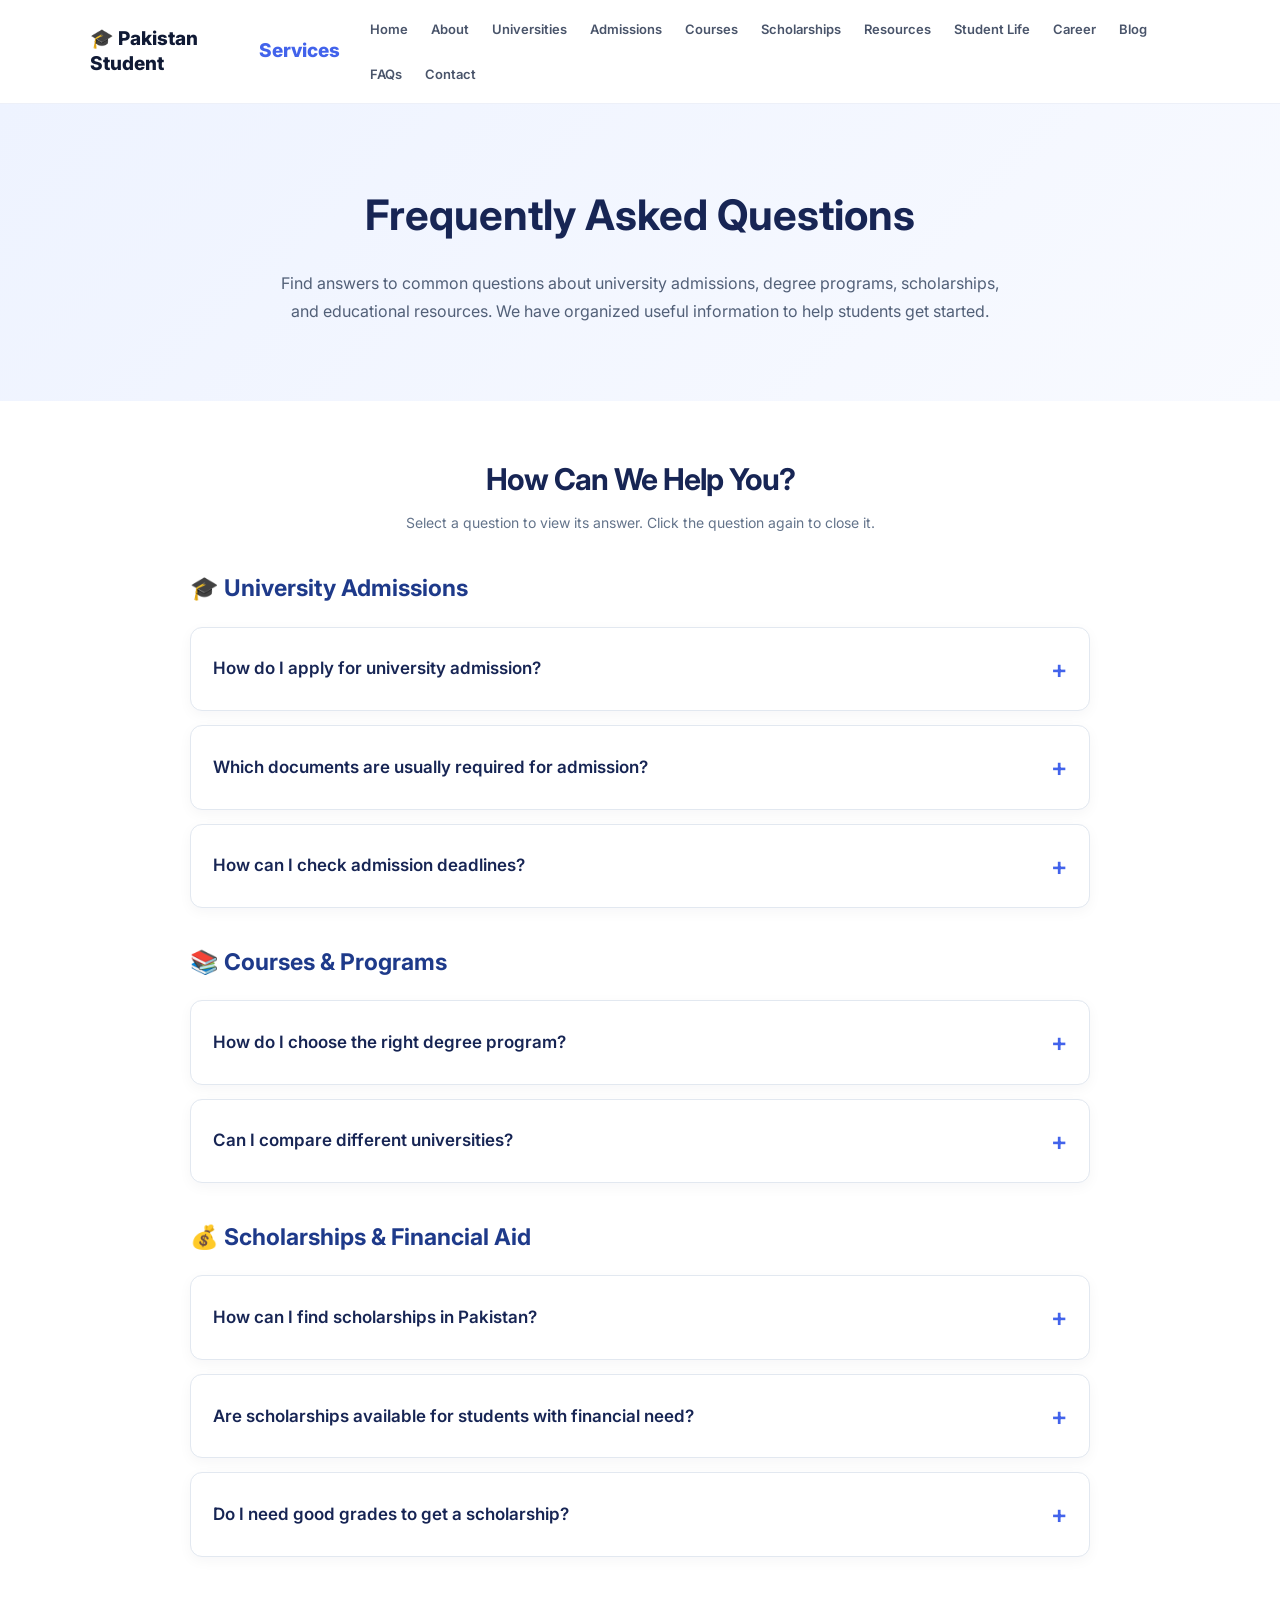
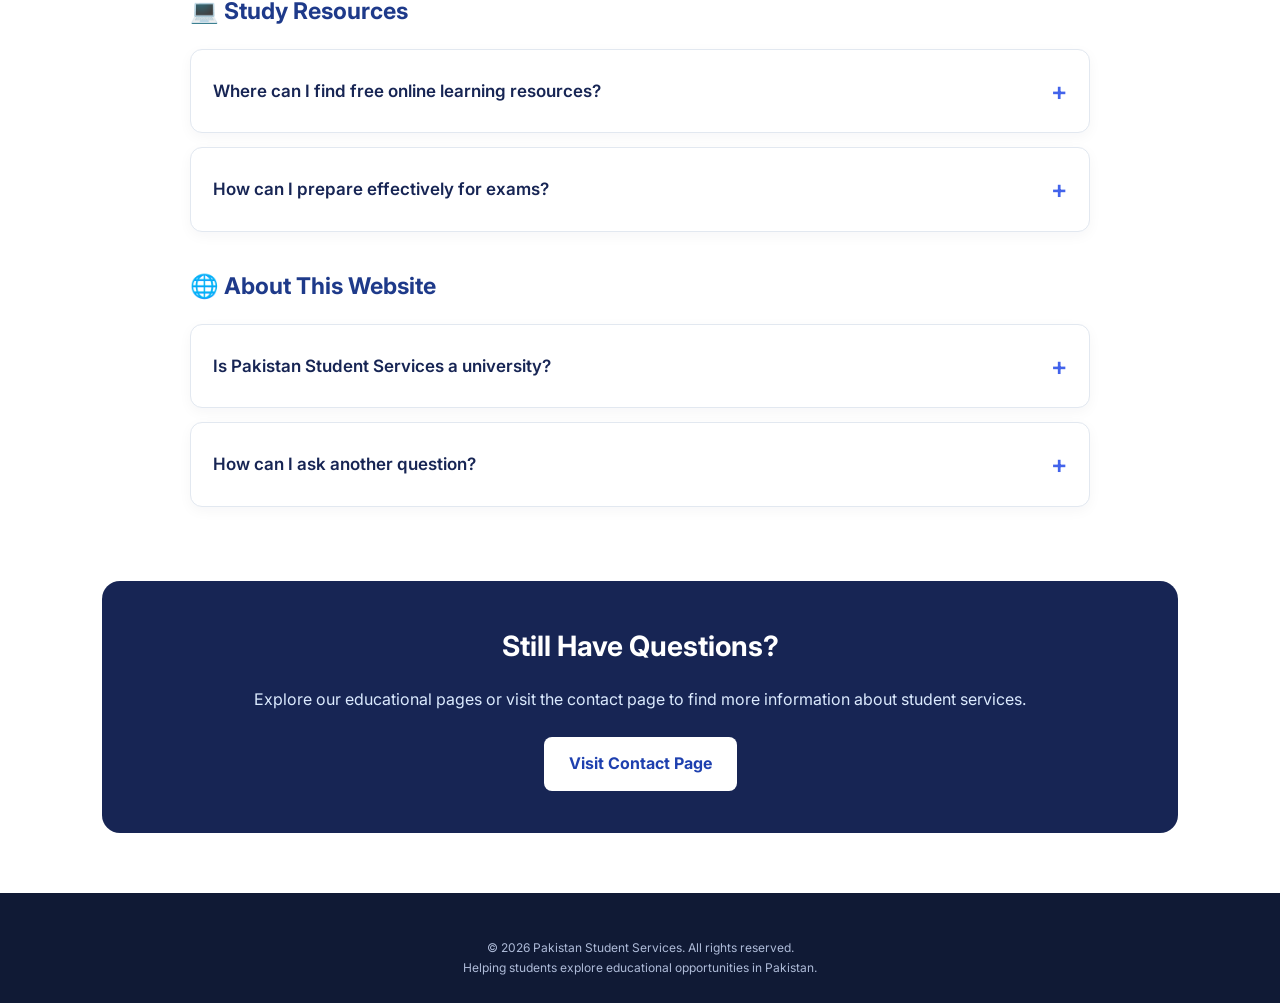
<file: faq.html>
<!DOCTYPE html>
<html lang="en">
<head>
    <meta charset="UTF-8">
    <meta name="viewport" content="width=device-width, initial-scale=1.0">
    <title>FAQs | Pakistan Student Services</title>
    <link rel="stylesheet" href="style.css">

    <style>
        .navbar .logo span {
            color: #4263eb !important;
        }

        .faq-hero {
            padding: 75px 20px;
            text-align: center;
            background: linear-gradient(135deg, #eef3ff, #f8faff);
        }

        .faq-hero h1 {
            color: #172554;
            font-size: 42px;
            margin-bottom: 18px;
        }

        .faq-hero p {
            max-width: 720px;
            margin: auto;
            color: #526078;
            line-height: 1.8;
        }

        .faq-section {
            padding: 60px 8%;
        }

        .section-heading {
            text-align: center;
            margin-bottom: 35px;
        }

        .section-heading h2 {
            color: #172554;
            font-size: 30px;
            margin-bottom: 12px;
        }

        .section-heading p {
            color: #64748b;
            line-height: 1.7;
        }

        .faq-container {
            max-width: 900px;
            margin: auto;
        }

        .faq-category {
            margin: 35px 0 18px;
            color: #1e3a8a;
            font-size: 23px;
        }

        .faq-item {
            margin-bottom: 14px;
            border: 1px solid #e2e8f0;
            border-radius: 12px;
            overflow: hidden;
            background: #ffffff;
            box-shadow: 0 4px 14px rgba(15, 23, 42, 0.04);
        }

        .faq-item summary {
            padding: 20px 22px;
            color: #172554;
            font-size: 17px;
            font-weight: 600;
            cursor: pointer;
            list-style: none;
            display: flex;
            justify-content: space-between;
            align-items: center;
            gap: 15px;
        }

        .faq-item summary::-webkit-details-marker {
            display: none;
        }

        .faq-item summary::after {
            content: "+";
            color: #4263eb;
            font-size: 25px;
            flex-shrink: 0;
        }

        .faq-item[open] summary::after {
            content: "−";
        }

        .faq-item summary:hover {
            background: #f8faff;
        }

        .faq-answer {
            padding: 0 22px 22px;
            color: #64748b;
            line-height: 1.9;
        }

        .faq-answer a {
            color: #4263eb;
            text-decoration: none;
            font-weight: 600;
        }

        .faq-answer a:hover {
            text-decoration: underline;
        }

        .faq-cta {
            margin: 0 8% 60px;
            padding: 42px 25px;
            text-align: center;
            background: #172554;
            color: white;
            border-radius: 18px;
        }

        .faq-cta h2 {
            font-size: 28px;
            margin-bottom: 14px;
        }

        .faq-cta p {
            color: #dbeafe;
            line-height: 1.8;
            margin-bottom: 24px;
        }

        .faq-button {
            display: inline-block;
            padding: 13px 25px;
            background: white;
            color: #1e40af;
            border-radius: 8px;
            font-weight: 700;
            text-decoration: none;
        }

        @media (max-width: 600px) {
            .faq-hero h1 {
                font-size: 32px;
            }

            .faq-section {
                padding: 40px 6%;
            }

            .faq-item summary {
                padding: 17px;
                font-size: 16px;
            }

            .faq-answer {
                padding: 0 17px 18px;
            }

            .faq-cta {
                margin: 0 6% 40px;
            }
        }
    </style>
</head>

<body>

    <!-- Navigation -->
    <header class="navbar">
        <a href="index.html" class="logo">
            🎓 Pakistan Student <span>Services</span>
        </a>
       
    <nav>
        <a href="index.html">Home</a>
        <a href="about.html">About</a>
        <a href="universities.html">Universities</a>
        <a href="admissions.html">Admissions</a>
        <a href="courses.html">Courses</a>
        <a href="scholarships.html">Scholarships</a>
        <a href="resources.html">Resources</a>
        <a href="student-life.html">Student Life</a>
        <a href="career.html">Career</a>
        <a href="blog.html">Blog</a>
        <a href="faq.html">FAQs</a>
        <a href="contact.html">Contact</a>
</nav>

    </header>

    <!-- Hero -->
    <section class="faq-hero">
        <h1>Frequently Asked Questions</h1>
        <p>
            Find answers to common questions about university admissions,
            degree programs, scholarships, and educational resources.
            We have organized useful information to help students get started.
        </p>
    </section>

    <!-- FAQ Content -->
    <section class="faq-section">
        <div class="section-heading">
            <h2>How Can We Help You?</h2>
            <p>
                Select a question to view its answer.
                Click the question again to close it.
            </p>
        </div>

        <div class="faq-container">

            <h3 class="faq-category">🎓 University Admissions</h3>

            <details class="faq-item">
                <summary>How do I apply for university admission?</summary>
                <div class="faq-answer">
                    First, choose a university and degree program. Check its
                    eligibility criteria, application deadline, fee structure,
                    and required documents. Then follow the application process
                    published on the university's official website.
                    Visit our <a href="admissions.html">Admissions Guide</a>
                    for more information.
                </div>
            </details>

            <details class="faq-item">
                <summary>Which documents are usually required for admission?</summary>
                <div class="faq-answer">
                    Common documents include academic transcripts or certificates,
                    an identification document, photographs, and an application
                    form. Some programs may also require an entry test or other
                    documents. Requirements vary by institution and program.
                </div>
            </details>

            <details class="faq-item">
                <summary>How can I check admission deadlines?</summary>
                <div class="faq-answer">
                    Check the official university admissions page regularly.
                    Deadlines can differ by program and admission session, so
                    always confirm the latest dates directly with the university.
                </div>
            </details>

            <h3 class="faq-category">📚 Courses & Programs</h3>

            <details class="faq-item">
                <summary>How do I choose the right degree program?</summary>
                <div class="faq-answer">
                    Consider your interests, academic strengths, career goals,
                    program content, and future opportunities. Compare different
                    programs before making your decision.
                    You can explore options on our
                    <a href="courses.html">Courses page</a>.
                </div>
            </details>

            <details class="faq-item">
                <summary>Can I compare different universities?</summary>
                <div class="faq-answer">
                    Yes. Compare universities based on their recognized programs,
                    eligibility requirements, tuition fees, location, facilities,
                    and available student support. Use official sources to
                    verify information before applying.
                    Visit our <a href="universities.html">Universities page</a>.
                </div>
            </details>

            <h3 class="faq-category">💰 Scholarships & Financial Aid</h3>

            <details class="faq-item">
                <summary>How can I find scholarships in Pakistan?</summary>
                <div class="faq-answer">
                    Explore official government scholarship portals, university
                    financial aid offices, and recognized scholarship programs.
                    Check eligibility criteria, application dates, and required
                    documents. Visit our
                    <a href="scholarships.html">Scholarships page</a>.
                </div>
            </details>

            <details class="faq-item">
                <summary>Are scholarships available for students with financial need?</summary>
                <div class="faq-answer">
                    Some universities and scholarship programs offer need-based
                    financial assistance. Eligibility and award amounts vary.
                    Applicants may need to provide financial information and
                    academic records according to the program's requirements.
                </div>
            </details>

            <details class="faq-item">
                <summary>Do I need good grades to get a scholarship?</summary>
                <div class="faq-answer">
                    Many scholarships have academic requirements, but some also
                    consider financial need, achievements, or other criteria.
                    Always read the specific scholarship rules before applying.
                </div>
            </details>

            <h3 class="faq-category">💻 Study Resources</h3>

            <details class="faq-item">
                <summary>Where can I find free online learning resources?</summary>
                <div class="faq-answer">
                    You can explore educational websites such as Khan Academy,
                    W3Schools, and MDN Web Docs. Some platforms offer free
                    learning materials, while others may charge for selected
                    courses or certificates. Visit our
                    <a href="resources.html">Student Resources page</a>.
                </div>
            </details>

            <details class="faq-item">
                <summary>How can I prepare effectively for exams?</summary>
                <div class="faq-answer">
                    Create a realistic timetable, revise regularly, practise
                    questions, summarize key concepts, and ask for help when
                    you find a topic difficult. Short, consistent study sessions
                    can help you stay organized.
                </div>
            </details>

            <h3 class="faq-category">🌐 About This Website</h3>

            <details class="faq-item">
                <summary>Is Pakistan Student Services a university?</summary>
                <div class="faq-answer">
                    No. Pakistan Student Services is an educational information
                    website concept designed to help students explore universities,
                    courses, scholarships, and learning resources. It does not
                    replace official university admission offices.
                </div>
            </details>

            <details class="faq-item">
                <summary>How can I ask another question?</summary>
                <div class="faq-answer">
                    Visit our <a href="contact.html">Contact page</a> to view
                    the inquiry form and available guidance links. The form is
                    currently a front-end demonstration and does not send
                    messages until a form service or backend is connected.
                </div>
            </details>

        </div>
    </section>

    <!-- Call to Action -->
    <section class="faq-cta">
        <h2>Still Have Questions?</h2>
        <p>
            Explore our educational pages or visit the contact page
            to find more information about student services.
        </p>
        <a href="contact.html" class="faq-button">Visit Contact Page</a>
    </section>

    <!-- Footer -->
    <footer class="footer">
        <p>© 2026 Pakistan Student Services. All rights reserved.</p>
        <p>Helping students explore educational opportunities in Pakistan.</p>
    </footer>

</body>
</html>
</file>
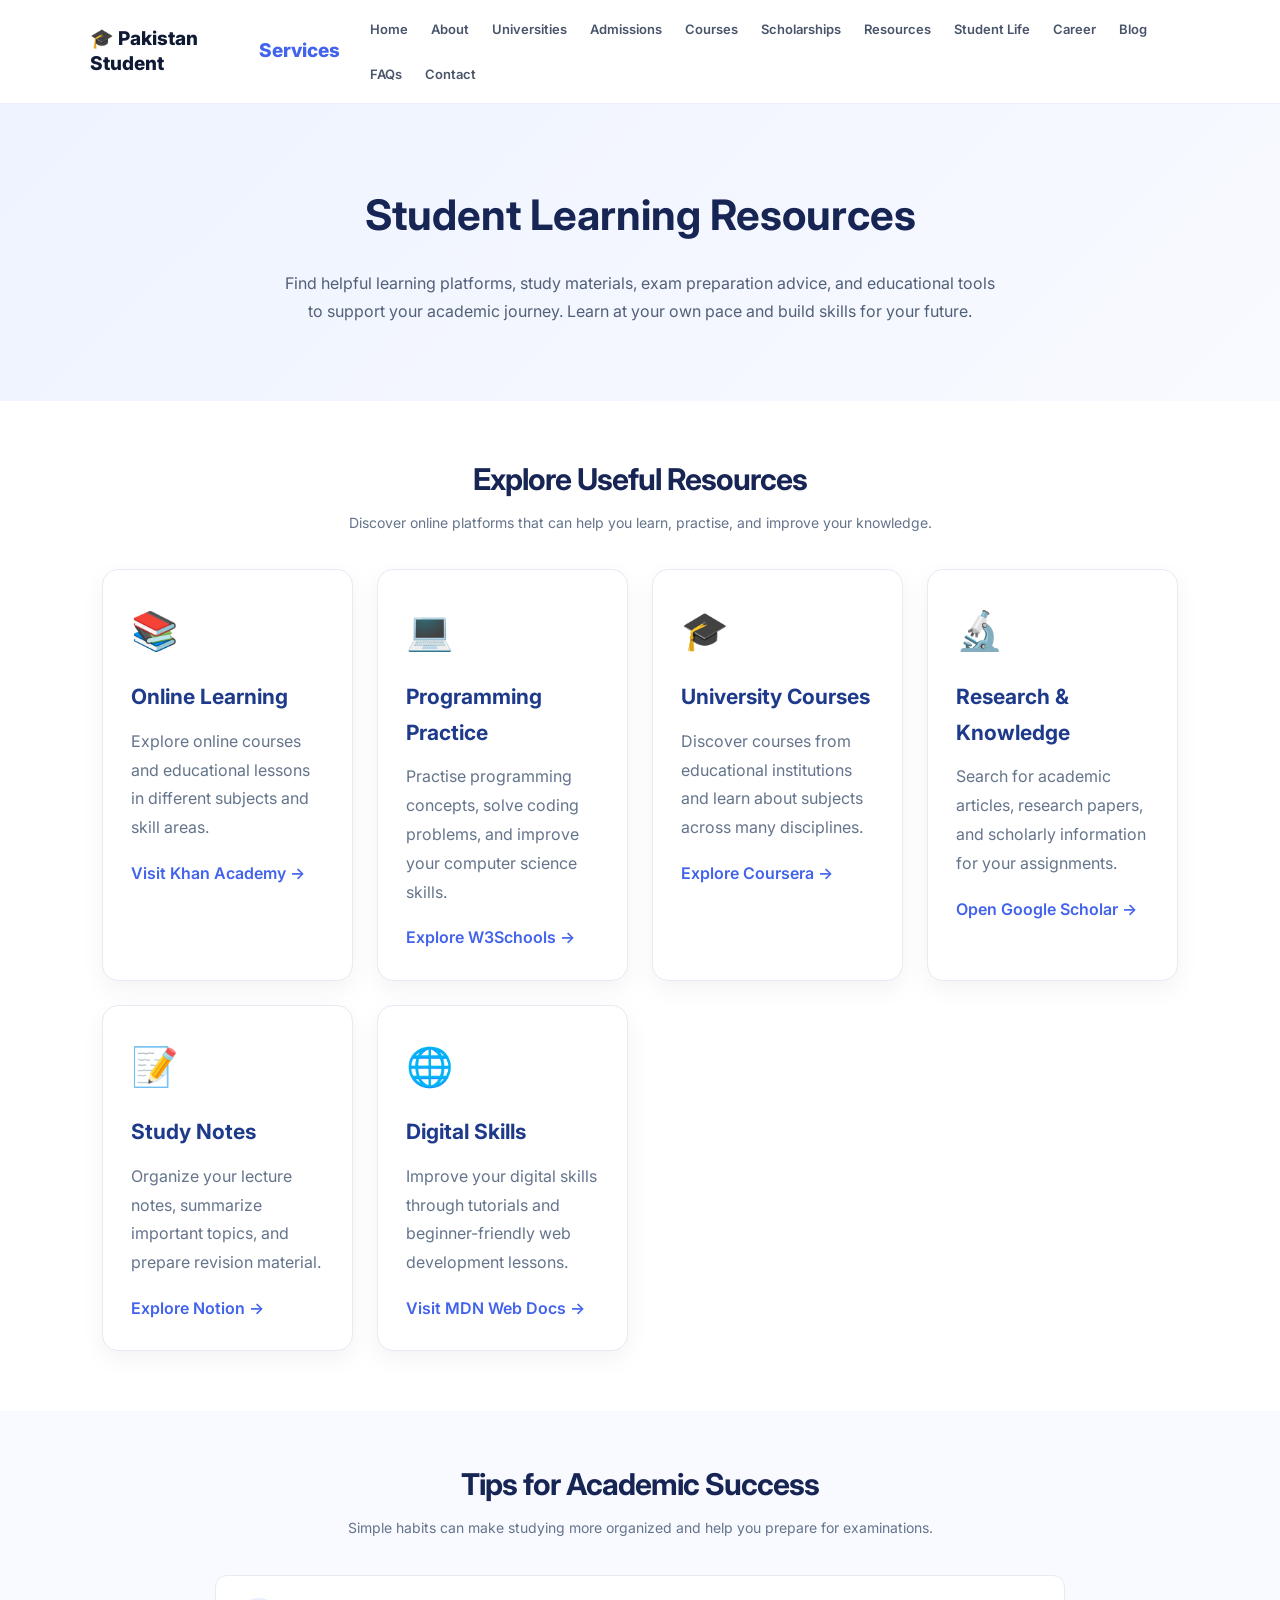
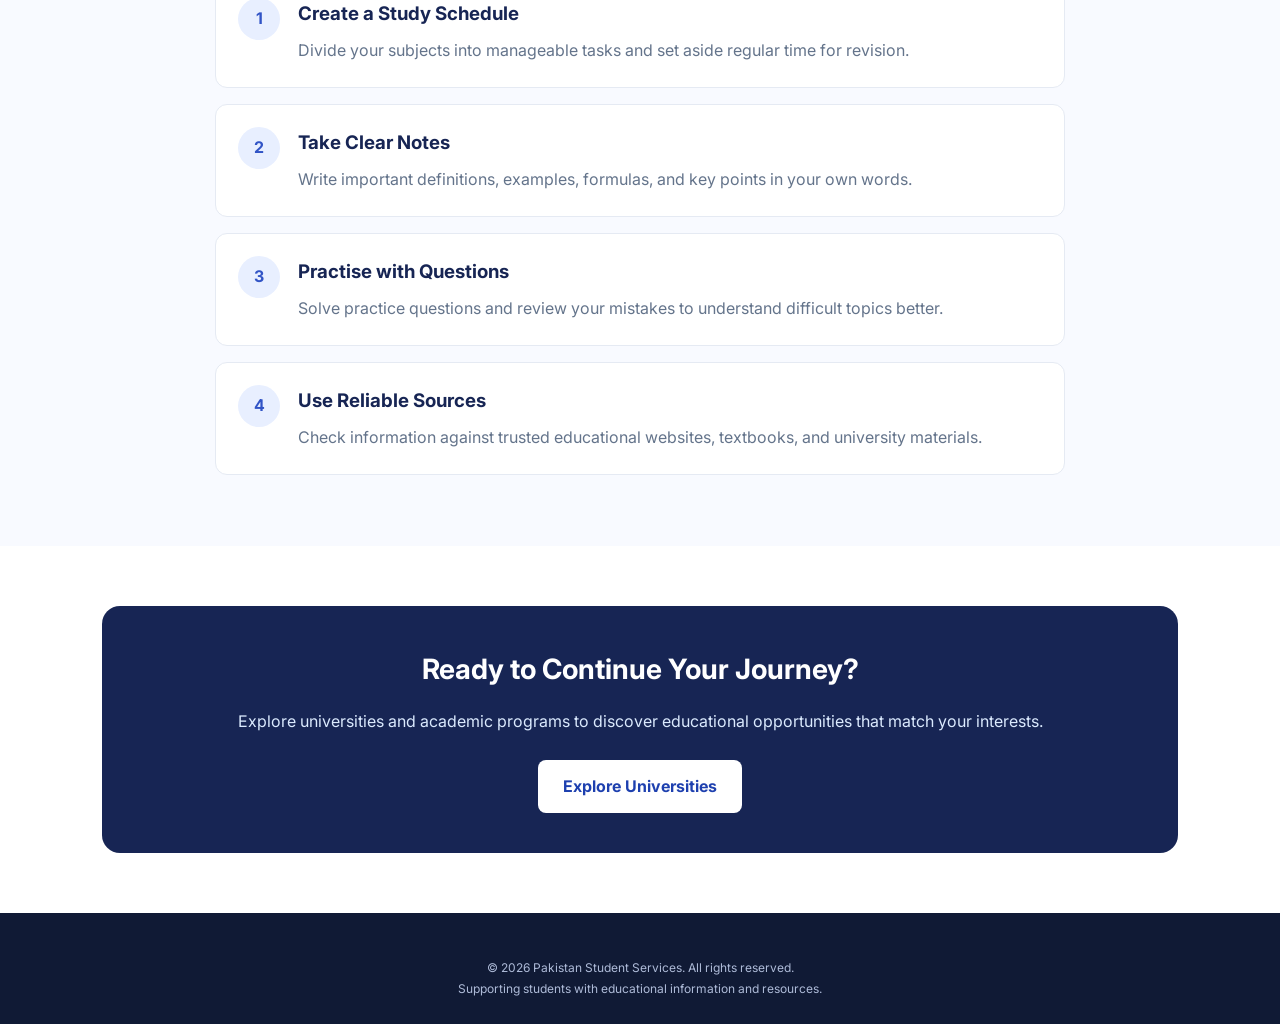
<file: resources.html>
<!DOCTYPE html>
<html lang="en">
<head>
    <meta charset="UTF-8">
    <meta name="viewport" content="width=device-width, initial-scale=1.0">
    <title>Student Resources | Pakistan Student Services</title>
    <link rel="stylesheet" href="style.css">

    <style>
        .navbar .logo span {
            color: #4263eb !important;
        }

        .resources-hero {
            padding: 75px 20px;
            text-align: center;
            background: linear-gradient(135deg, #eef3ff, #f8faff);
        }

        .resources-hero h1 {
            color: #172554;
            font-size: 42px;
            margin-bottom: 18px;
        }

        .resources-hero p {
            max-width: 720px;
            margin: auto;
            color: #526078;
            line-height: 1.8;
        }

        .resources-section {
            padding: 60px 8%;
        }

        .section-heading {
            text-align: center;
            margin-bottom: 35px;
        }

        .section-heading h2 {
            color: #172554;
            font-size: 30px;
            margin-bottom: 12px;
        }

        .section-heading p {
            color: #64748b;
            line-height: 1.7;
        }

        .resources-grid {
            display: grid;
            grid-template-columns: repeat(auto-fit, minmax(240px, 1fr));
            gap: 24px;
        }

        .resource-card {
            padding: 28px;
            background: white;
            border: 1px solid #e5eaf3;
            border-radius: 16px;
            box-shadow: 0 8px 25px rgba(15, 23, 42, 0.05);
            transition: transform 0.3s, box-shadow 0.3s;
        }

        .resource-card:hover {
            transform: translateY(-6px);
            box-shadow: 0 14px 32px rgba(15, 23, 42, 0.10);
        }

        .resource-icon {
            font-size: 38px;
            margin-bottom: 16px;
        }

        .resource-card h3 {
            color: #1e3a8a;
            font-size: 21px;
            margin-bottom: 12px;
        }

        .resource-card p {
            color: #64748b;
            line-height: 1.8;
            margin-bottom: 18px;
        }

        .resource-link {
            color: #4263eb;
            font-weight: 600;
            text-decoration: none;
        }

        .resource-link:hover {
            text-decoration: underline;
        }

        .tips-section {
            padding: 55px 8%;
            background: #f8faff;
        }

        .tips-list {
            max-width: 850px;
            margin: auto;
        }

        .tip-item {
            display: flex;
            gap: 18px;
            padding: 22px;
            margin-bottom: 16px;
            background: white;
            border: 1px solid #e5eaf3;
            border-radius: 12px;
        }

        .tip-number {
            min-width: 42px;
            height: 42px;
            display: flex;
            align-items: center;
            justify-content: center;
            background: #e8efff;
            color: #3154c6;
            border-radius: 50%;
            font-weight: bold;
        }

        .tip-item h3 {
            color: #172554;
            margin-bottom: 8px;
        }

        .tip-item p {
            color: #64748b;
            line-height: 1.7;
        }

        .resource-cta {
            margin: 60px 8%;
            padding: 40px 25px;
            border-radius: 18px;
            background: #172554;
            text-align: center;
            color: white;
        }

        .resource-cta h2 {
            font-size: 28px;
            margin-bottom: 14px;
        }

        .resource-cta p {
            color: #dbeafe;
            line-height: 1.8;
            margin-bottom: 24px;
        }

        .resource-button {
            display: inline-block;
            padding: 13px 25px;
            background: white;
            color: #1e40af;
            border-radius: 8px;
            font-weight: bold;
            text-decoration: none;
        }

        @media (max-width: 600px) {
            .resources-hero h1 {
                font-size: 32px;
            }

            .resources-section,
            .tips-section {
                padding: 40px 6%;
            }

            .tip-item {
                padding: 16px;
            }

            .resource-cta {
                margin: 40px 6%;
            }
        }
    </style>
</head>

<body>

    <!-- Navigation -->
    <header class="navbar">
        <a href="index.html" class="logo">
            🎓 Pakistan Student <span>Services</span>
        </a>
    
    <nav>
        <a href="index.html">Home</a>
        <a href="about.html">About</a>
        <a href="universities.html">Universities</a>
        <a href="admissions.html">Admissions</a>
        <a href="courses.html">Courses</a>
        <a href="scholarships.html">Scholarships</a>
        <a href="resources.html">Resources</a>
        <a href="student-life.html">Student Life</a>
        <a href="career.html">Career</a>
        <a href="blog.html">Blog</a>
        <a href="faq.html">FAQs</a>
        <a href="contact.html">Contact</a>
    </nav>

</header>

    <!-- Hero -->
    <section class="resources-hero">
        <h1>Student Learning Resources</h1>
        <p>
            Find helpful learning platforms, study materials, exam preparation
            advice, and educational tools to support your academic journey.
            Learn at your own pace and build skills for your future.
        </p>
    </section>

    <!-- Online Resources -->
    <section class="resources-section">
        <div class="section-heading">
            <h2>Explore Useful Resources</h2>
            <p>
                Discover online platforms that can help you learn,
                practise, and improve your knowledge.
            </p>
        </div>

        <div class="resources-grid">

            <div class="resource-card">
                <div class="resource-icon">📚</div>
                <h3>Online Learning</h3>
                <p>
                    Explore online courses and educational lessons
                    in different subjects and skill areas.
                </p>
                <a class="resource-link"
                   href="https://www.khanacademy.org/"
                   target="_blank" rel="noopener noreferrer">
                    Visit Khan Academy →
                </a>
            </div>

            <div class="resource-card">
                <div class="resource-icon">💻</div>
                <h3>Programming Practice</h3>
                <p>
                    Practise programming concepts, solve coding problems,
                    and improve your computer science skills.
                </p>
                <a class="resource-link"
                   href="https://www.w3schools.com/"
                   target="_blank" rel="noopener noreferrer">
                    Explore W3Schools →
                </a>
            </div>

            <div class="resource-card">
                <div class="resource-icon">🎓</div>
                <h3>University Courses</h3>
                <p>
                    Discover courses from educational institutions
                    and learn about subjects across many disciplines.
                </p>
                <a class="resource-link"
                   href="https://www.coursera.org/"
                   target="_blank" rel="noopener noreferrer">
                    Explore Coursera →
                </a>
            </div>

            <div class="resource-card">
                <div class="resource-icon">🔬</div>
                <h3>Research & Knowledge</h3>
                <p>
                    Search for academic articles, research papers,
                    and scholarly information for your assignments.
                </p>
                <a class="resource-link"
                   href="https://scholar.google.com/"
                   target="_blank" rel="noopener noreferrer">
                    Open Google Scholar →
                </a>
            </div>

            <div class="resource-card">
                <div class="resource-icon">📝</div>
                <h3>Study Notes</h3>
                <p>
                    Organize your lecture notes, summarize important
                    topics, and prepare revision material.
                </p>
                <a class="resource-link"
                   href="https://www.notion.so/"
                   target="_blank" rel="noopener noreferrer">
                    Explore Notion →
                </a>
            </div>

            <div class="resource-card">
                <div class="resource-icon">🌐</div>
                <h3>Digital Skills</h3>
                <p>
                    Improve your digital skills through tutorials
                    and beginner-friendly web development lessons.
                </p>
                <a class="resource-link"
                   href="https://developer.mozilla.org/"
                   target="_blank" rel="noopener noreferrer">
                    Visit MDN Web Docs →
                </a>
            </div>

        </div>
    </section>

    <!-- Study Tips -->
    <section class="tips-section">
        <div class="section-heading">
            <h2>Tips for Academic Success</h2>
            <p>
                Simple habits can make studying more organized
                and help you prepare for examinations.
            </p>
        </div>

        <div class="tips-list">

            <div class="tip-item">
                <div class="tip-number">1</div>
                <div>
                    <h3>Create a Study Schedule</h3>
                    <p>
                        Divide your subjects into manageable tasks
                        and set aside regular time for revision.
                    </p>
                </div>
            </div>

            <div class="tip-item">
                <div class="tip-number">2</div>
                <div>
                    <h3>Take Clear Notes</h3>
                    <p>
                        Write important definitions, examples,
                        formulas, and key points in your own words.
                    </p>
                </div>
            </div>

            <div class="tip-item">
                <div class="tip-number">3</div>
                <div>
                    <h3>Practise with Questions</h3>
                    <p>
                        Solve practice questions and review your mistakes
                        to understand difficult topics better.
                    </p>
                </div>
            </div>

            <div class="tip-item">
                <div class="tip-number">4</div>
                <div>
                    <h3>Use Reliable Sources</h3>
                    <p>
                        Check information against trusted educational
                        websites, textbooks, and university materials.
                    </p>
                </div>
            </div>

        </div>
    </section>

    <!-- Call to Action -->
    <section class="resource-cta">
        <h2>Ready to Continue Your Journey?</h2>
        <p>
            Explore universities and academic programs to discover
            educational opportunities that match your interests.
        </p>
        <a href="universities.html" class="resource-button">
            Explore Universities
        </a>
    </section>

    <!-- Footer -->
    <footer class="footer">
        <p>© 2026 Pakistan Student Services. All rights reserved.</p>
        <p>Supporting students with educational information and resources.</p>
    </footer>

</body>
</html>
</file>
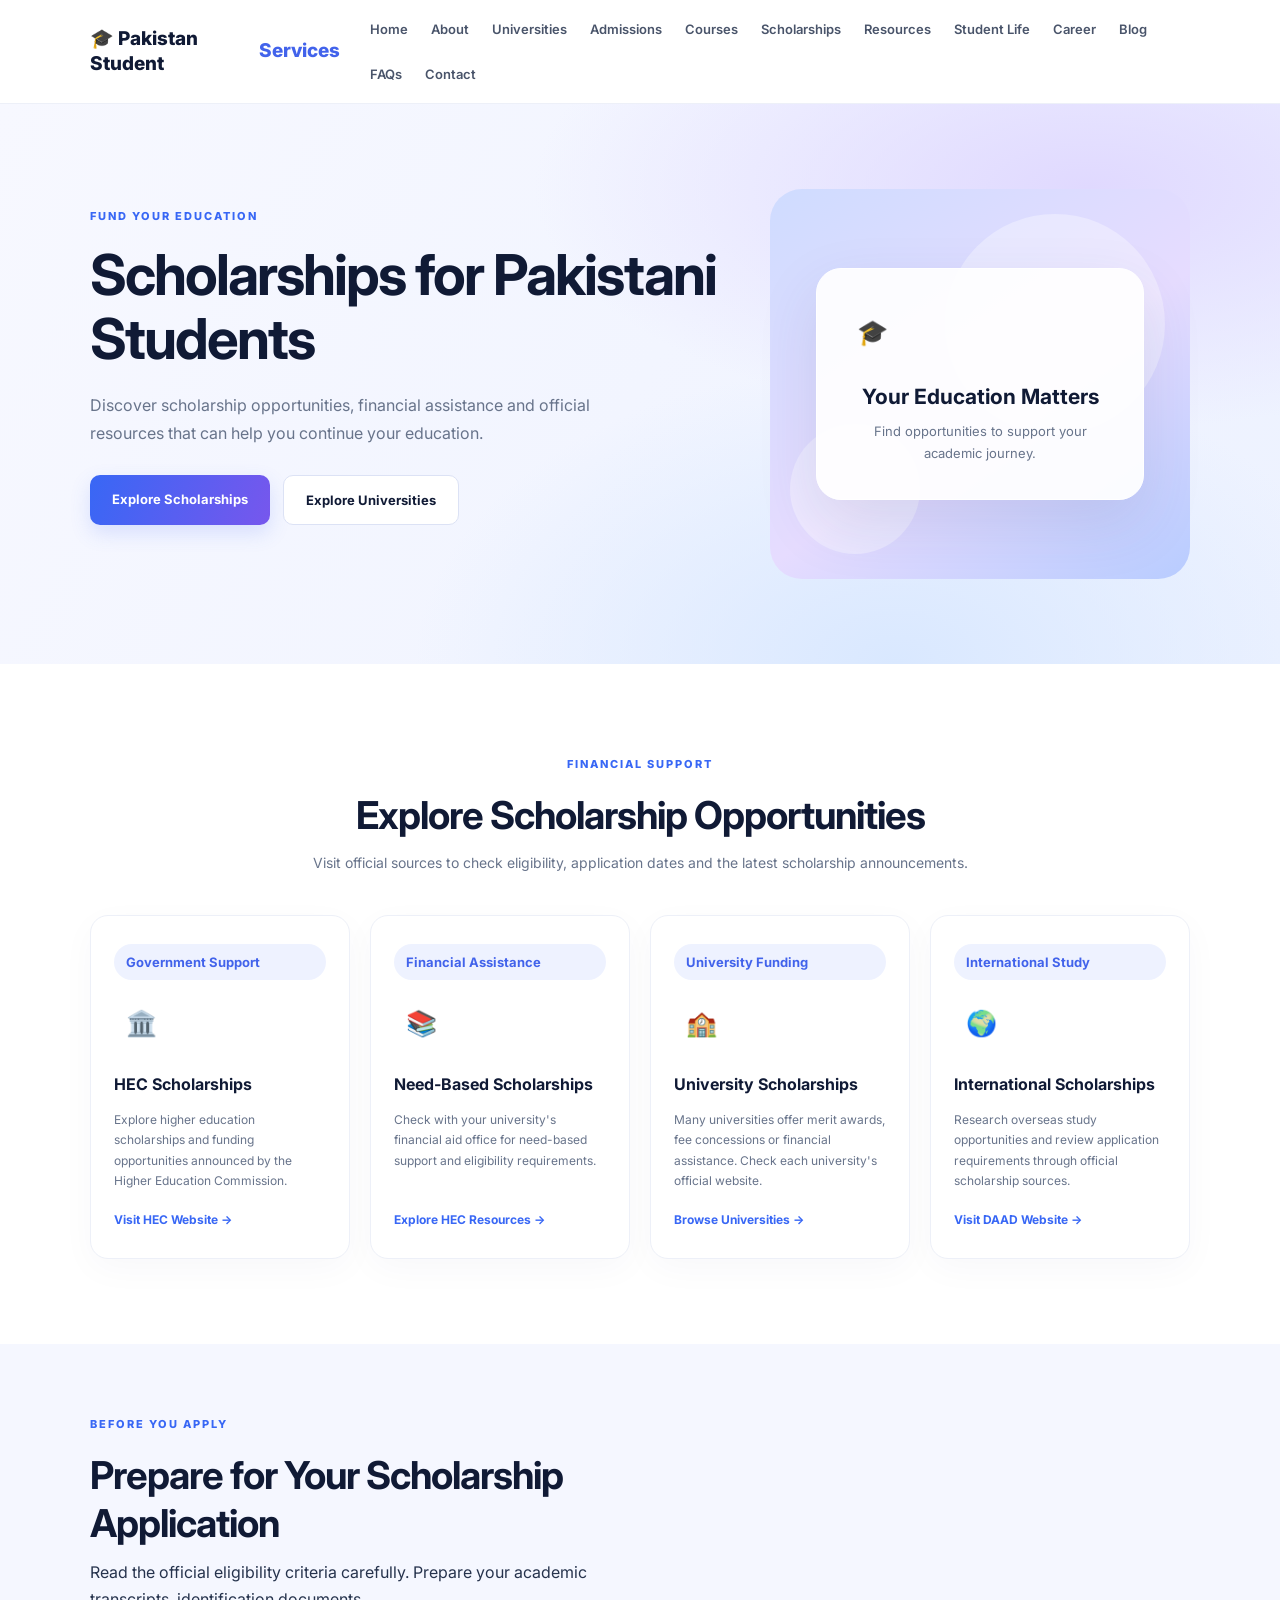
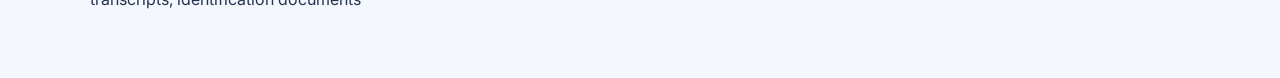
<file: scholarships.html>
<!DOCTYPE html>
<html lang="en">
<head>
    <meta charset="UTF-8">
    <meta name="viewport" content="width=device-width, initial-scale=1.0">
    <title>Scholarships | Pakistan Student Services</title>
    <link rel="stylesheet" href="style.css">

    <style>
        .navbar .logo span {
            color: #4263eb !important;
        }

        .scholarship-card {
            display: flex;
            flex-direction: column;
        }

        .scholarship-card .card-link {
            margin-top: auto;
        }

        .scholarship-label {
            display: inline-block;
            background: #eef2ff;
            color: #4263eb;
            padding: 7px 12px;
            border-radius: 20px;
            font-size: 13px;
            font-weight: 700;
            margin-bottom: 16px;
        }

        .scholarship-card h3 {
            margin-bottom: 12px;
        }
    </style>
</head>

<body>

<header>
    <nav class="navbar">
        <a href="index.html" class="logo">
            🎓 Pakistan Student <span>Services</span>
        </a>
      
    <nav>
        <a href="index.html">Home</a>
        <a href="about.html">About</a>
        <a href="universities.html">Universities</a>
        <a href="admissions.html">Admissions</a>
        <a href="courses.html">Courses</a>
        <a href="scholarships.html">Scholarships</a>
        <a href="resources.html">Resources</a>
        <a href="student-life.html">Student Life</a>
        <a href="career.html">Career</a>
        <a href="blog.html">Blog</a>
        <a href="faq.html">FAQs</a>
        <a href="contact.html">Contact</a>
    </nav>

</header>

<main>

    <section class="hero">
        <div class="hero-content">
            <span class="tag">FUND YOUR EDUCATION</span>

            <h1>Scholarships for Pakistani Students</h1>

            <p>
                Discover scholarship opportunities, financial assistance
                and official resources that can help you continue your education.
            </p>

            <div class="hero-buttons">
                <a href="#scholarship-list" class="btn-primary">
                    Explore Scholarships
                </a>

                <a href="universities.html" class="btn-secondary">
                    Explore Universities
                </a>
            </div>
        </div>

        <div class="hero-visual">
            <div class="visual-card">
                <div class="feature-icon">🎓</div>
                <h3>Your Education Matters</h3>
                <p>Find opportunities to support your academic journey.</p>
            </div>
        </div>
    </section>

    <section class="features" id="scholarship-list">

        <div class="section-heading">
            <span class="tag">FINANCIAL SUPPORT</span>
            <h2>Explore Scholarship Opportunities</h2>
            <p>
                Visit official sources to check eligibility, application
                dates and the latest scholarship announcements.
            </p>
        </div>

        <div class="feature-grid">

            <div class="feature-card scholarship-card">
                <span class="scholarship-label">Government Support</span>
                <div class="feature-icon">🏛️</div>
                <h3>HEC Scholarships</h3>
                <p>
                    Explore higher education scholarships and funding
                    opportunities announced by the Higher Education Commission.
                </p>
                <a class="card-link"
                   href="https://www.hec.gov.pk/"
                   target="_blank" rel="noopener">
                    Visit HEC Website →
                </a>
            </div>

            <div class="feature-card scholarship-card">
                <span class="scholarship-label">Financial Assistance</span>
                <div class="feature-icon">📚</div>
                <h3>Need-Based Scholarships</h3>
                <p>
                    Check with your university's financial aid office for
                    need-based support and eligibility requirements.
                </p>
                <a class="card-link"
                   href="https://www.hec.gov.pk/"
                   target="_blank" rel="noopener">
                    Explore HEC Resources →
                </a>
            </div>

            <div class="feature-card scholarship-card">
                <span class="scholarship-label">University Funding</span>
                <div class="feature-icon">🏫</div>
                <h3>University Scholarships</h3>
                <p>
                    Many universities offer merit awards, fee concessions
                    or financial assistance. Check each university's official website.
                </p>
                <a class="card-link" href="universities.html">
                    Browse Universities →
                </a>
            </div>

            <div class="feature-card scholarship-card">
                <span class="scholarship-label">International Study</span>
                <div class="feature-icon">🌍</div>
                <h3>International Scholarships</h3>
                <p>
                    Research overseas study opportunities and review
                    application requirements through official scholarship sources.
                </p>
                <a class="card-link"
                   href="https://www.daad.de/en/"
                   target="_blank" rel="noopener">
                    Visit DAAD Website →
                </a>
            </div>

        </div>
    </section>

    <section class="about-section">
        <div>
            <span class="tag">BEFORE YOU APPLY</span>
            <h2>Prepare for Your Scholarship Application</h2>
            <p>
                Read the official eligibility criteria carefully. Prepare
                your academic transcripts, identification documents
</file>
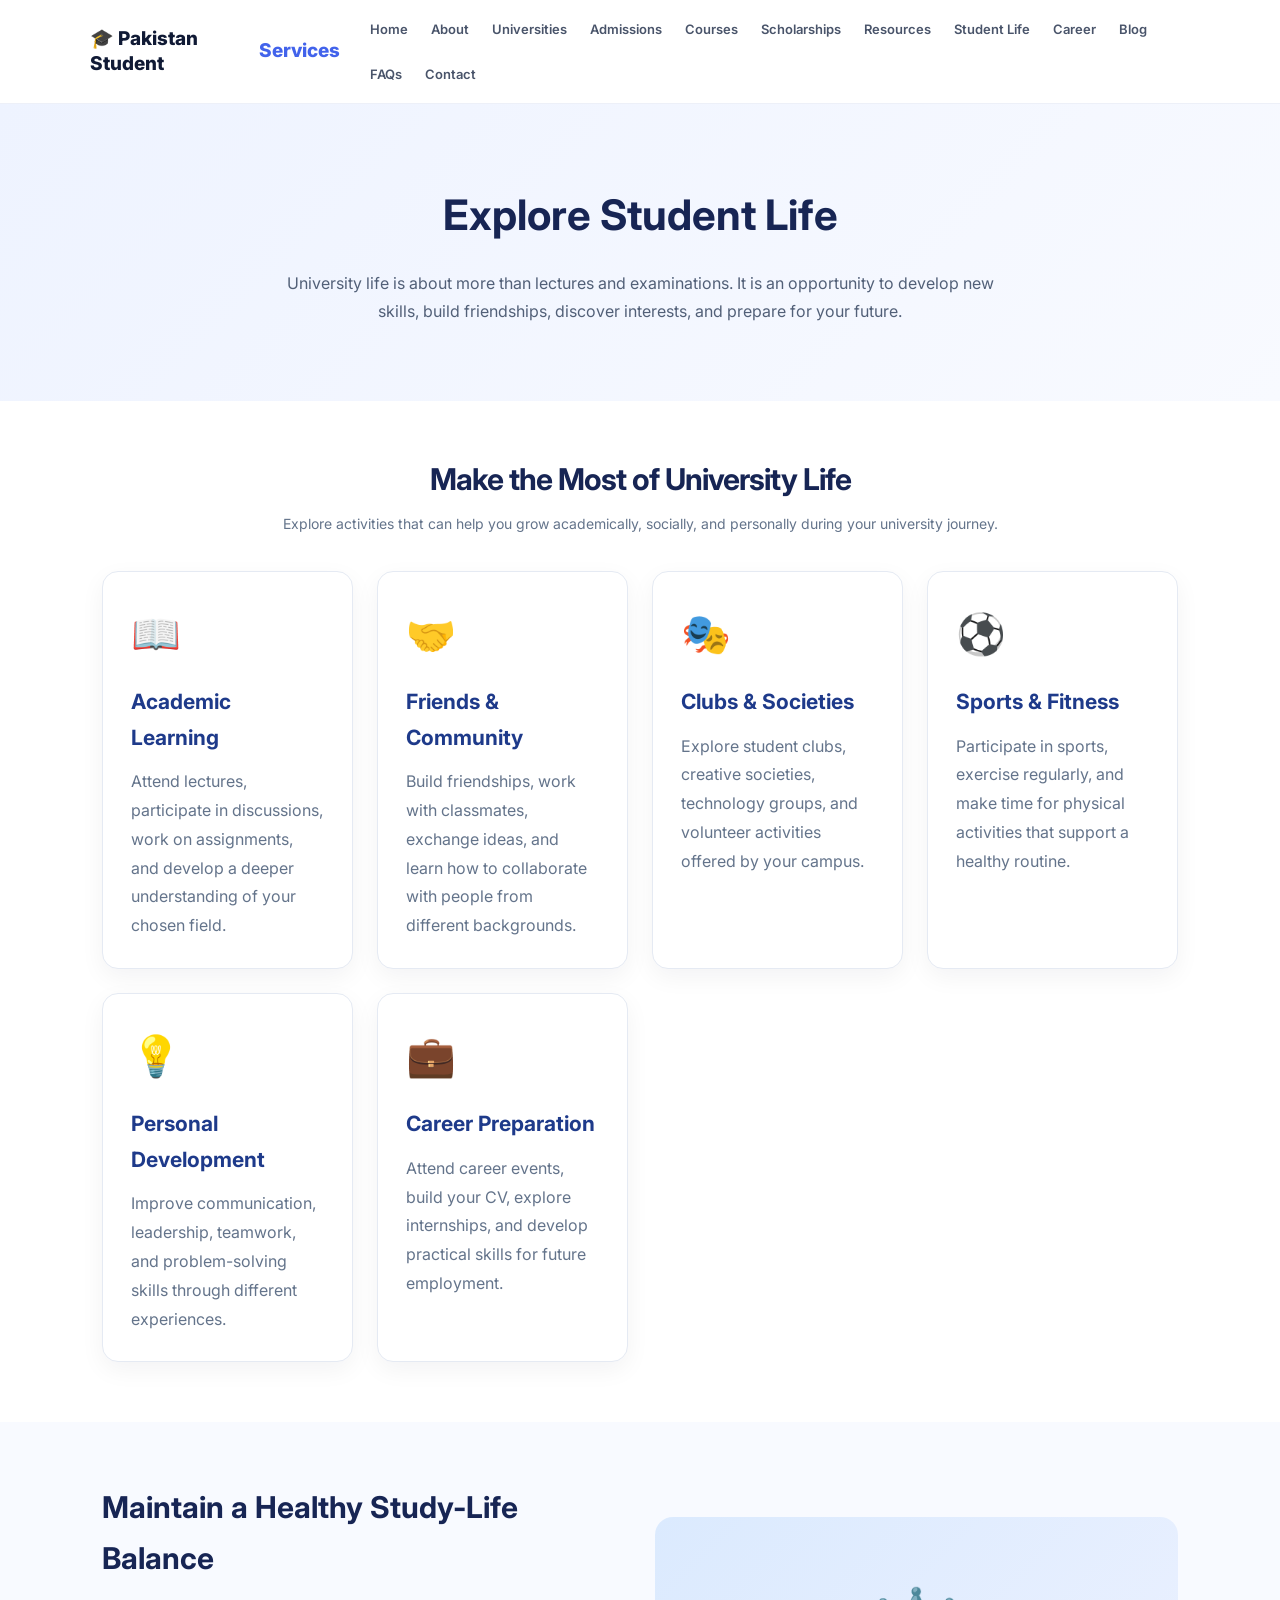
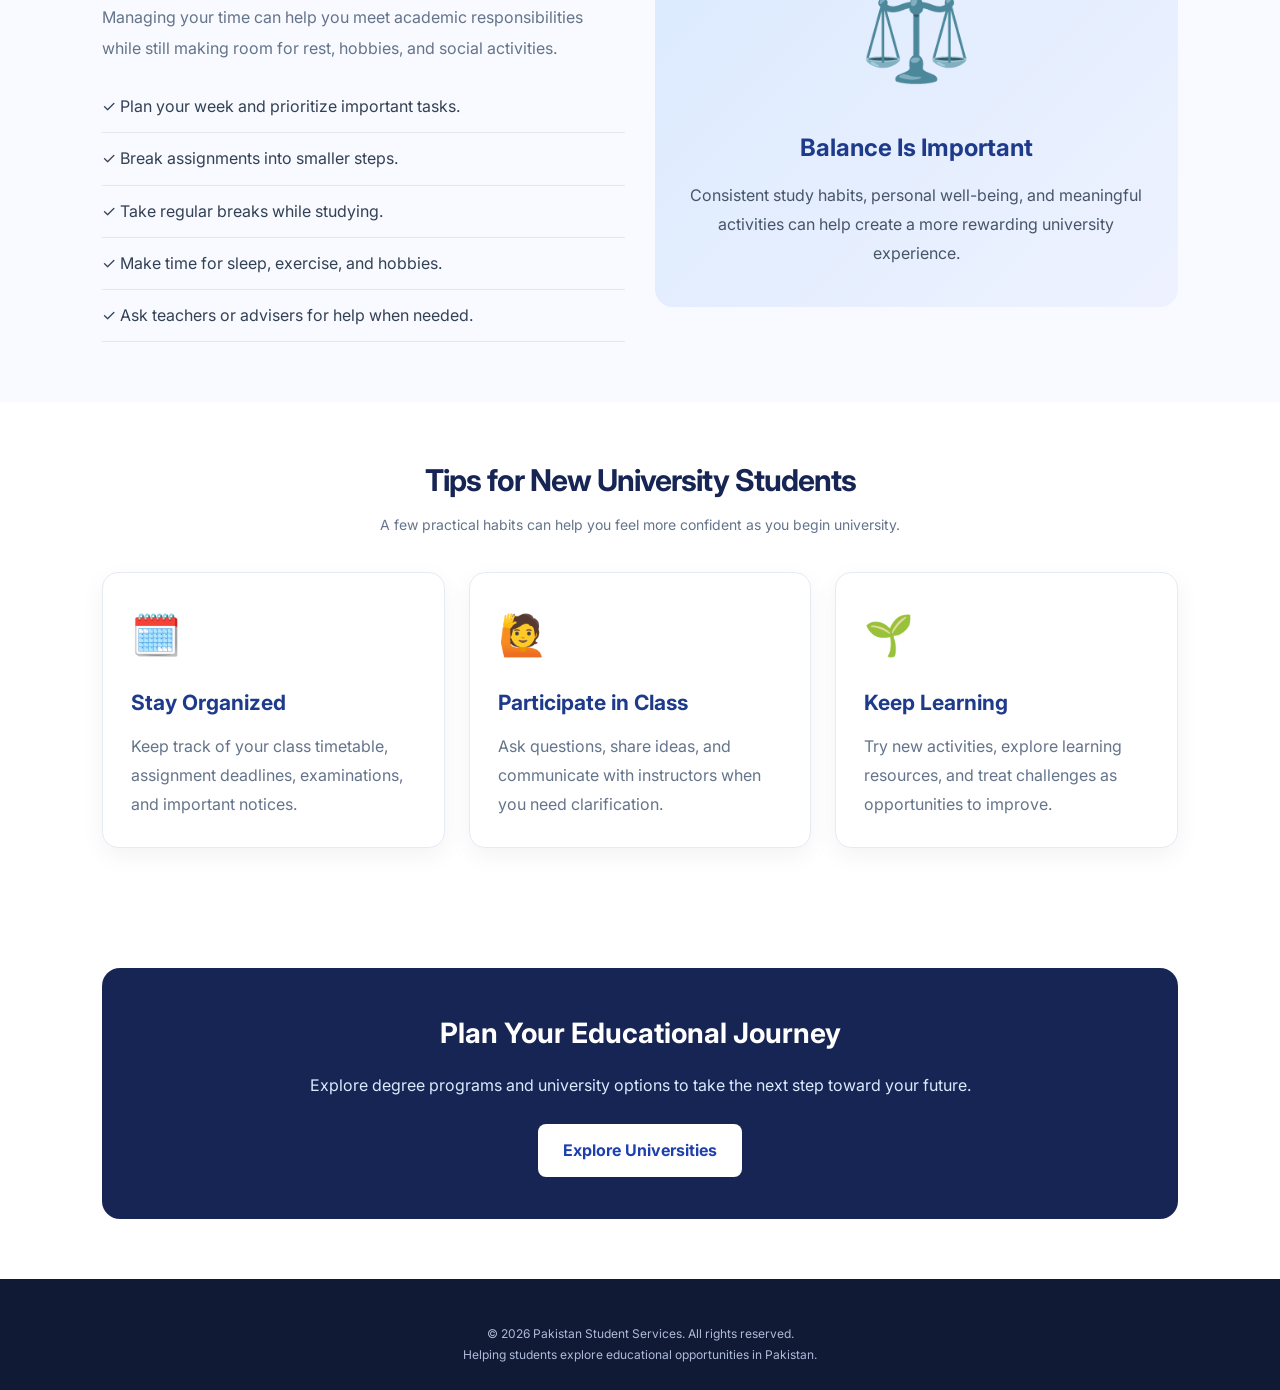
<file: student-life.html>
<!DOCTYPE html>
<html lang="en">
<head>
    <meta charset="UTF-8">
    <meta name="viewport" content="width=device-width, initial-scale=1.0">
    <title>Student Life | Pakistan Student Services</title>
    <link rel="stylesheet" href="style.css">

    <style>
        .navbar .logo span {
            color: #4263eb !important;
        }

        .life-hero {
            padding: 75px 20px;
            text-align: center;
            background: linear-gradient(135deg, #eef3ff, #f8faff);
        }

        .life-hero h1 {
            color: #172554;
            font-size: 42px;
            margin-bottom: 18px;
        }

        .life-hero p {
            max-width: 720px;
            margin: auto;
            color: #526078;
            line-height: 1.8;
        }

        .life-section {
            padding: 60px 8%;
        }

        .section-heading {
            text-align: center;
            margin-bottom: 35px;
        }

        .section-heading h2 {
            color: #172554;
            font-size: 30px;
            margin-bottom: 12px;
        }

        .section-heading p {
            color: #64748b;
            line-height: 1.8;
        }

        .life-grid {
            display: grid;
            grid-template-columns: repeat(auto-fit, minmax(240px, 1fr));
            gap: 24px;
        }

        .life-card {
            padding: 28px;
            background: white;
            border: 1px solid #e5eaf3;
            border-radius: 16px;
            box-shadow: 0 8px 25px rgba(15, 23, 42, 0.05);
            transition: transform 0.3s, box-shadow 0.3s;
        }

        .life-card:hover {
            transform: translateY(-6px);
            box-shadow: 0 14px 32px rgba(15, 23, 42, 0.10);
        }

        .life-icon {
            font-size: 40px;
            margin-bottom: 16px;
        }

        .life-card h3 {
            color: #1e3a8a;
            font-size: 21px;
            margin-bottom: 12px;
        }

        .life-card p {
            color: #64748b;
            line-height: 1.8;
        }

        .balance-section {
            padding: 60px 8%;
            background: #f8faff;
        }

        .balance-layout {
            display: grid;
            grid-template-columns: repeat(2, minmax(0, 1fr));
            gap: 30px;
            align-items: center;
        }

        .balance-content h2 {
            color: #172554;
            font-size: 30px;
            margin-bottom: 18px;
        }

        .balance-content p {
            color: #64748b;
            line-height: 1.9;
            margin-bottom: 18px;
        }

        .balance-list {
            list-style: none;
            padding: 0;
        }

        .balance-list li {
            padding: 12px 0;
            color: #334155;
            border-bottom: 1px solid #e2e8f0;
            line-height: 1.7;
        }

        .balance-visual {
            padding: 40px 25px;
            text-align: center;
            border-radius: 18px;
            background: linear-gradient(135deg, #dbeafe, #eef2ff);
        }

        .balance-visual .big-icon {
            font-size: 90px;
            margin-bottom: 18px;
        }

        .balance-visual h3 {
            color: #1e3a8a;
            font-size: 24px;
            margin-bottom: 12px;
        }

        .balance-visual p {
            color: #475569;
            line-height: 1.8;
        }

        .life-cta {
            margin: 60px 8%;
            padding: 42px 25px;
            text-align: center;
            color: white;
            background: #172554;
            border-radius: 18px;
        }

        .life-cta h2 {
            font-size: 28px;
            margin-bottom: 14px;
        }

        .life-cta p {
            color: #dbeafe;
            line-height: 1.8;
            margin-bottom: 24px;
        }

        .life-button {
            display: inline-block;
            padding: 13px 25px;
            background: white;
            color: #1e40af;
            border-radius: 8px;
            font-weight: 700;
            text-decoration: none;
        }

        @media (max-width: 700px) {
            .life-hero h1 {
                font-size: 32px;
            }

            .life-section,
            .balance-section {
                padding: 40px 6%;
            }

            .balance-layout {
                grid-template-columns: 1fr;
            }

            .life-cta {
                margin: 40px 6%;
            }
        }
    </style>
</head>

<body>

    <!-- Navigation -->
    <header class="navbar">
        <a href="index.html" class="logo">
            🎓 Pakistan Student <span>Services</span>
        </a>
     
    <nav>
        <a href="index.html">Home</a>
        <a href="about.html">About</a>
        <a href="universities.html">Universities</a>
        <a href="admissions.html">Admissions</a>
        <a href="courses.html">Courses</a>
        <a href="scholarships.html">Scholarships</a>
        <a href="resources.html">Resources</a>
        <a href="student-life.html">Student Life</a>
        <a href="career.html">Career</a>
        <a href="blog.html">Blog</a>
        <a href="faq.html">FAQs</a>
        <a href="contact.html">Contact</a>
</nav>

    </header>

    <!-- Hero -->
    <section class="life-hero">
        <h1>Explore Student Life</h1>
        <p>
            University life is about more than lectures and examinations.
            It is an opportunity to develop new skills, build friendships,
            discover interests, and prepare for your future.
        </p>
    </section>

    <!-- Student Life Activities -->
    <section class="life-section">
        <div class="section-heading">
            <h2>Make the Most of University Life</h2>
            <p>
                Explore activities that can help you grow academically,
                socially, and personally during your university journey.
            </p>
        </div>

        <div class="life-grid">

            <div class="life-card">
                <div class="life-icon">📖</div>
                <h3>Academic Learning</h3>
                <p>
                    Attend lectures, participate in discussions, work on
                    assignments, and develop a deeper understanding of
                    your chosen field.
                </p>
            </div>

            <div class="life-card">
                <div class="life-icon">🤝</div>
                <h3>Friends & Community</h3>
                <p>
                    Build friendships, work with classmates, exchange ideas,
                    and learn how to collaborate with people from different
                    backgrounds.
                </p>
            </div>

            <div class="life-card">
                <div class="life-icon">🎭</div>
                <h3>Clubs & Societies</h3>
                <p>
                    Explore student clubs, creative societies, technology
                    groups, and volunteer activities offered by your campus.
                </p>
            </div>

            <div class="life-card">
                <div class="life-icon">⚽</div>
                <h3>Sports & Fitness</h3>
                <p>
                    Participate in sports, exercise regularly, and make time
                    for physical activities that support a healthy routine.
                </p>
            </div>

            <div class="life-card">
                <div class="life-icon">💡</div>
                <h3>Personal Development</h3>
                <p>
                    Improve communication, leadership, teamwork, and
                    problem-solving skills through different experiences.
                </p>
            </div>

            <div class="life-card">
                <div class="life-icon">💼</div>
                <h3>Career Preparation</h3>
                <p>
                    Attend career events, build your CV, explore internships,
                    and develop practical skills for future employment.
                </p>
            </div>

        </div>
    </section>

    <!-- Study-Life Balance -->
    <section class="balance-section">
        <div class="balance-layout">

            <div class="balance-content">
                <h2>Maintain a Healthy Study-Life Balance</h2>
                <p>
                    Managing your time can help you meet academic
                    responsibilities while still making room for rest,
                    hobbies, and social activities.
                </p>

                <ul class="balance-list">
                    <li>✓ Plan your week and prioritize important tasks.</li>
                    <li>✓ Break assignments into smaller steps.</li>
                    <li>✓ Take regular breaks while studying.</li>
                    <li>✓ Make time for sleep, exercise, and hobbies.</li>
                    <li>✓ Ask teachers or advisers for help when needed.</li>
                </ul>
            </div>

            <div class="balance-visual">
                <div class="big-icon">⚖️</div>
                <h3>Balance Is Important</h3>
                <p>
                    Consistent study habits, personal well-being,
                    and meaningful activities can help create
                    a more rewarding university experience.
                </p>
            </div>

        </div>
    </section>

    <!-- Student Tips -->
    <section class="life-section">
        <div class="section-heading">
            <h2>Tips for New University Students</h2>
            <p>
                A few practical habits can help you feel more confident
                as you begin university.
            </p>
        </div>

        <div class="life-grid">

            <div class="life-card">
                <div class="life-icon">🗓️</div>
                <h3>Stay Organized</h3>
                <p>
                    Keep track of your class timetable, assignment
                    deadlines, examinations, and important notices.
                </p>
            </div>

            <div class="life-card">
                <div class="life-icon">🙋</div>
                <h3>Participate in Class</h3>
                <p>
                    Ask questions, share ideas, and communicate with
                    instructors when you need clarification.
                </p>
            </div>

            <div class="life-card">
                <div class="life-icon">🌱</div>
                <h3>Keep Learning</h3>
                <p>
                    Try new activities, explore learning resources,
                    and treat challenges as opportunities to improve.
                </p>
            </div>

        </div>
    </section>

    <!-- Call to Action -->
    <section class="life-cta">
        <h2>Plan Your Educational Journey</h2>
        <p>
            Explore degree programs and university options
            to take the next step toward your future.
        </p>
        <a href="universities.html" class="life-button">
            Explore Universities
        </a>
    </section>

    <!-- Footer -->
    <footer class="footer">
        <p>© 2026 Pakistan Student Services. All rights reserved.</p>
        <p>Helping students explore educational opportunities in Pakistan.</p>
    </footer>

</body>
</html>
</file>
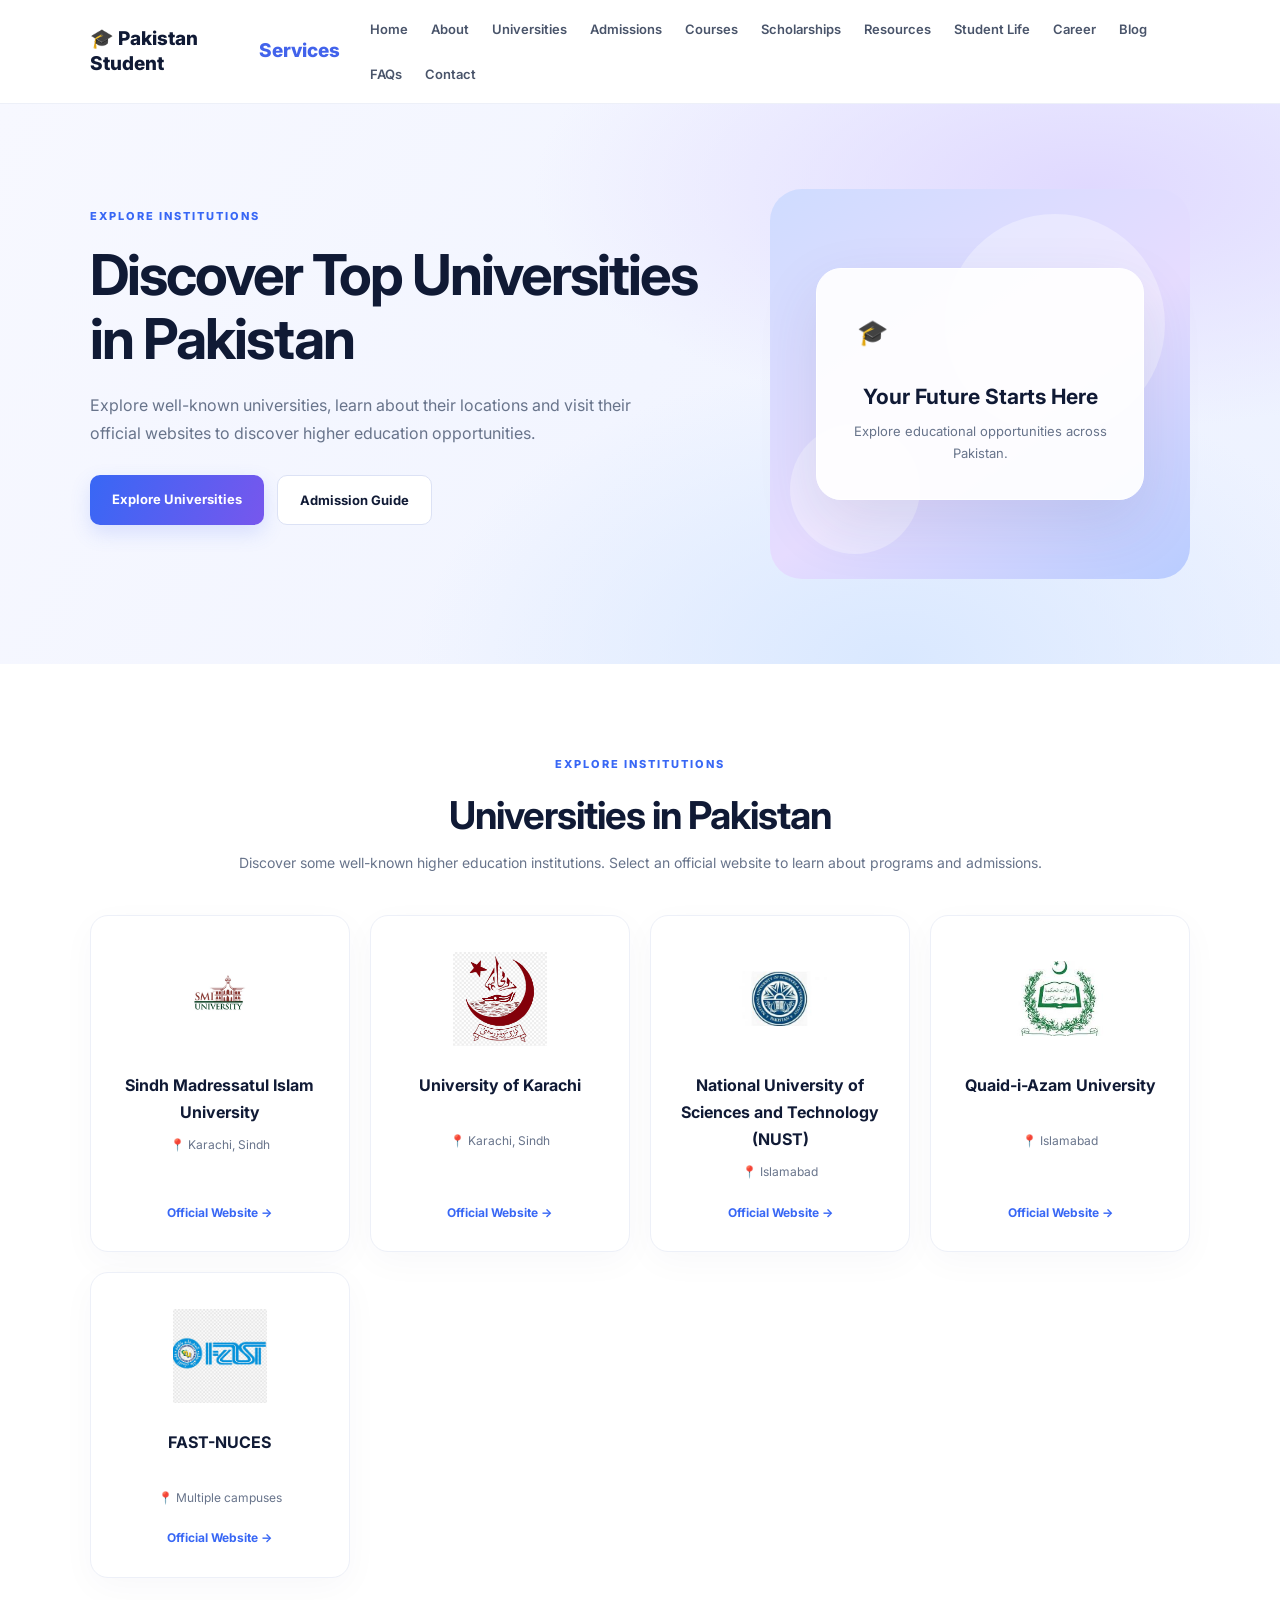
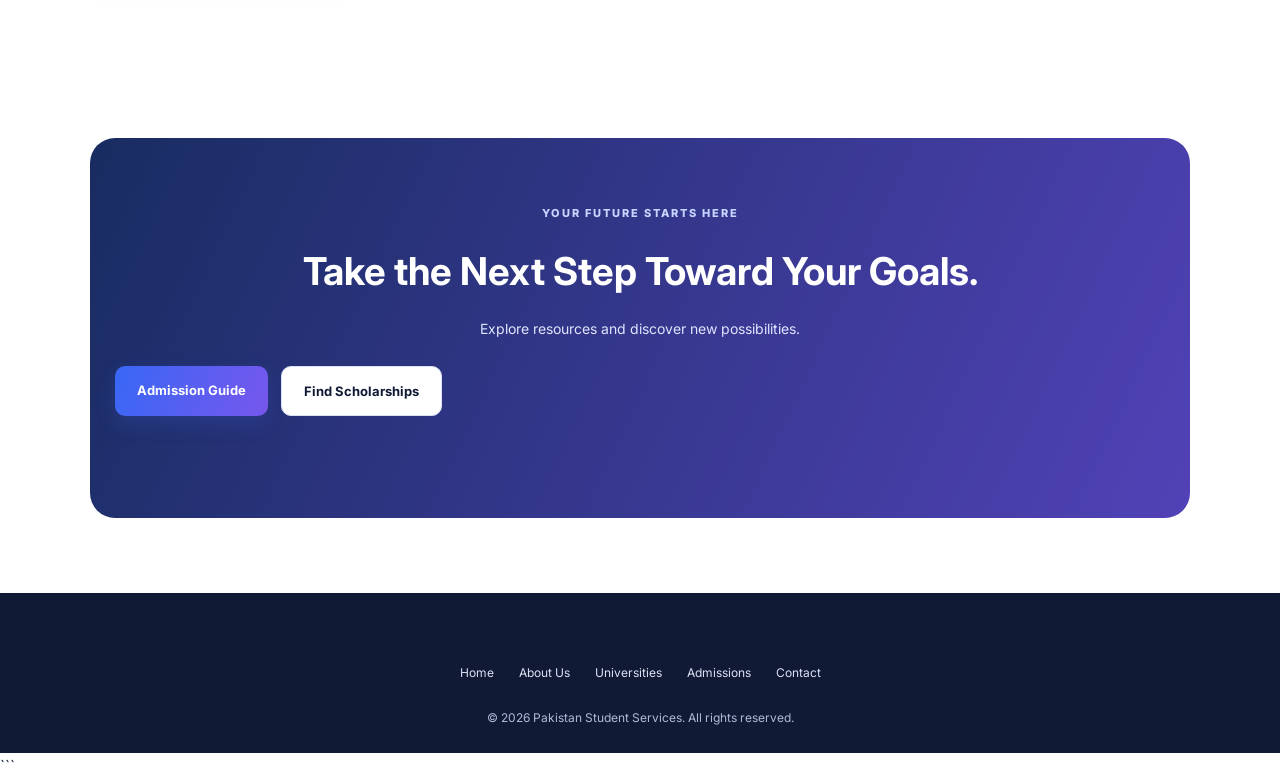
<file: universities.html>
<!DOCTYPE html>
<html lang="en">
<head>
    <meta charset="UTF-8">
    <meta name="viewport" content="width=device-width, initial-scale=1.0">
    <title>Universities in Pakistan | Pakistan Student Services</title>
    <meta name="description" content="Explore universities in Pakistan, their locations and official websites.">
    <link rel="stylesheet" href="style.css">

    <style>
        .navbar .logo span {
            color: #4263eb !important;
        }

        .university-card {
            text-align: center;
            display: flex;
            flex-direction: column;
            align-items: center;
        }

        .university-logo {
            width: 110px;
            height: 110px;
            object-fit: contain;
            padding: 8px;
            margin-bottom: 18px;
        }

        .university-card h3 {
            min-height: 50px;
        }

        .university-card .card-link {
            margin-top: auto;
        }

        .university-card p {
            margin-bottom: 20px;
        }
    </style>
</head>

<body>
    <header>
        <nav class="navbar">
            <a href="index.html" class="logo">
                🎓 Pakistan Student <span>Services</span>
            </a>
          
    <nav>
        <a href="index.html">Home</a>
        <a href="about.html">About</a>
        <a href="universities.html">Universities</a>
        <a href="admissions.html">Admissions</a>
        <a href="courses.html">Courses</a>
        <a href="scholarships.html">Scholarships</a>
        <a href="resources.html">Resources</a>
        <a href="student-life.html">Student Life</a>
        <a href="career.html">Career</a>
        <a href="blog.html">Blog</a>
        <a href="faq.html">FAQs</a>
        <a href="contact.html">Contact</a>
</nav>

    </header>

    <main>
        <section class="hero">
            <div class="hero-content">
                <span class="tag">EXPLORE INSTITUTIONS</span>
                <h1>Discover Top Universities in Pakistan</h1>
                <p>
                    Explore well-known universities, learn about their locations
                    and visit their official websites to discover higher education
                    opportunities.
                </p>

                <div class="hero-buttons">
                    <a href="#university-list" class="btn-primary">
                        Explore Universities
                    </a>
                    <a href="admissions.html" class="btn-secondary">
                        Admission Guide
                    </a>
                </div>
            </div>

            <div class="hero-visual">
                <div class="visual-card">
                    <div class="feature-icon">🎓</div>
                    <h3>Your Future Starts Here</h3>
                    <p>Explore educational opportunities across Pakistan.</p>
                </div>
            </div>
        </section>

        <section class="features" id="university-list">
            <div class="section-heading">
                <span class="tag">EXPLORE INSTITUTIONS</span>
                <h2>Universities in Pakistan</h2>
                <p>
                    Discover some well-known higher education institutions.
                    Select an official website to learn about programs and admissions.
                </p>
            </div>

            <div class="feature-grid">

                <div class="feature-card university-card">
                    <img src="Images/smiu.png"
                         alt="SMIU official logo"
                         class="university-logo">
                    <h3>Sindh Madressatul Islam University</h3>
                    <p>📍 Karachi, Sindh</p>
                    <a class="card-link"
                       href="https://www.smiu.edu.pk/"
                       target="_blank" rel="noopener">
                        Official Website →
                    </a>
                </div>

                <div class="feature-card university-card">
                    <img src="Images/uok.png"
                         alt="University of Karachi official logo"
                         class="university-logo">
                    <h3>University of Karachi</h3>
                    <p>📍 Karachi, Sindh</p>
                    <a class="card-link"
                       href="https://uok.edu.pk/"
                       target="_blank" rel="noopener">
                        Official Website →
                    </a>
                </div>

                <div class="feature-card university-card">
                    <img src="Images/nust.png"
                         alt="NUST official logo"
                         class="university-logo">
                    <h3>National University of Sciences and Technology (NUST)</h3>
                    <p>📍 Islamabad</p>
                    <a class="card-link"
                       href="https://nust.edu.pk/"
                       target="_blank" rel="noopener">
                        Official Website →
                    </a>
                </div>

                <div class="feature-card university-card">
                    <img src="Images/qau.png"
                         alt="Quaid-i-Azam University official logo"
                         class="university-logo">
                    <h3>Quaid-i-Azam University</h3>
                    <p>📍 Islamabad</p>
                    <a class="card-link"
                       href="https://qau.edu.pk/"
                       target="_blank" rel="noopener">
                        Official Website →
                    </a>
                </div>

                <div class="feature-card university-card">
                    <img src="Images/fast.png"
                         alt="FAST-NUCES official logo"
                         class="university-logo">
                    <h3>FAST-NUCES</h3>
                    <p>📍 Multiple campuses</p>
                    <a class="card-link"
                       href="https://www.nu.edu.pk/"
                       target="_blank" rel="noopener">
                        Official Website →
                    </a>
                </div>

            </div>
        </section>

        <section class="cta">
            <span class="tag">YOUR FUTURE STARTS HERE</span>
            <h2>Take the Next Step Toward Your Goals.</h2>
            <p>Explore resources and discover new possibilities.</p>

            <div class="hero-buttons">
                <a href="admissions.html" class="btn-primary">
                    Admission Guide
                </a>
                <a href="scholarships.html" class="btn-secondary">
                    Find Scholarships
                </a>
            </div>
        </section>
    </main>

    <footer class="footer">
        <div class="footer-links">
            <a href="index.html">Home</a>
            <a href="about.html">About Us</a>
            <a href="universities.html">Universities</a>
            <a href="admissions.html">Admissions</a>
            <a href="contact.html">Contact</a>
        </div>

        <p>© 2026 Pakistan Student Services. All rights reserved.</p>
    </footer>
</body>
</html>
```
</file>
<file: style.css>
@import url('https://fonts.googleapis.com/css2?family=Inter:wght@400;500;600;700;800&display=swap');

:root {
    --navy: #101a35;
    --blue: #3867f5;
    --purple: #7757ed;
    --text: #26334d;
    --muted: #68748b;
    --light: #f5f7ff;
    --white: #ffffff;
}

* {
    margin: 0;
    padding: 0;
    box-sizing: border-box;
}

html {
    scroll-behavior: smooth;
}

body {
    font-family: 'Inter', Arial, sans-serif;
    background: var(--white);
    color: var(--text);
    line-height: 1.7;
}

a {
    text-decoration: none;
    color: inherit;
}

.navbar {
    min-height: 88px;
    padding: 18px 7%;
    display: flex;
    align-items: center;
    justify-content: space-between;
    gap: 30px;
    background: white;
    border-bottom: 1px solid #edf0f8;
}

.logo {
    display: flex;
    align-items: center;
    gap: 10px;
    color: var(--navy);
    font-size: 19px;
    font-weight: 800;
    line-height: 1.3;
}

.logo strong {
    color: var(--blue);
}

.logo-icon {
    font-size: 34px;
}

.navbar nav {
    display: flex;
    align-items: center;
    gap: 23px;
    flex-wrap: wrap;
}

.navbar nav a {
    color: #49546a;
    font-size: 13px;
    font-weight: 600;
    transition: color 0.25s;
}

.navbar nav a:hover {
    color: var(--blue);
}

.hero {
    padding: 85px 7%;
    display: grid;
    grid-template-columns: 1.2fr 0.8fr;
    align-items: center;
    gap: 50px;
    overflow: hidden;
    background:
        radial-gradient(ellipse at 85% 15%, #e0d9ff 0%, transparent 36%),
        radial-gradient(ellipse at 70% 100%, #d9e8ff 0%, transparent 38%),
        linear-gradient(120deg, #f7f8ff, #edf2ff);
}

.hero-content {
    max-width: 680px;
}

.tag {
    display: inline-block;
    color: var(--blue);
    font-size: 11px;
    font-weight: 800;
    letter-spacing: 2px;
    margin-bottom: 17px;
}

.hero h1 {
    color: var(--navy);
    font-size: clamp(38px, 4.4vw, 64px);
    line-height: 1.13;
    letter-spacing: -2px;
    margin-bottom: 22px;
}

.hero h1 span {
    background: linear-gradient(90deg, var(--blue), var(--purple));
    -webkit-background-clip: text;
    background-clip: text;
    color: transparent;
}

.hero-content > p {
    color: var(--muted);
    font-size: 16px;
    max-width: 570px;
    margin-bottom: 28px;
}

.hero-buttons {
    display: flex;
    flex-wrap: wrap;
    gap: 13px;
    margin-bottom: 42px;
}

.btn-primary,
.btn-secondary,
.btn-light {
    display: inline-block;
    padding: 13px 22px;
    border-radius: 10px;
    font-size: 13px;
    font-weight: 700;
    transition: transform 0.2s, box-shadow 0.2s;
}

.btn-primary {
    color: white;
    background: linear-gradient(110deg, var(--blue), var(--purple));
    box-shadow: 0 8px 20px #496af52b;
}

.btn-secondary {
    color: var(--navy);
    background: white;
    border: 1px solid #dce2f5;
}

.btn-primary:hover,
.btn-secondary:hover,
.btn-light:hover {
    transform: translateY(-3px);
}

.hero-stats {
    display: flex;
    flex-wrap: wrap;
    gap: 35px;
}

.hero-stats h3 {
    color: var(--navy);
    font-size: 24px;
    line-height: 1.3;
}

.hero-stats p {
    color: var(--muted);
    font-size: 11px;
}

.hero-visual {
    min-height: 390px;
    position: relative;
    display: flex;
    align-items: center;
    justify-content: center;
    border-radius: 32px;
    background: linear-gradient(145deg, #cfdcff, #e6dcff 55%, #b8ccff);
}

.hero-visual::before,
.hero-visual::after {
    content: "";
    position: absolute;
    border-radius: 50%;
    background: #ffffff55;
}

.hero-visual::before {
    width: 220px;
    height: 220px;
    top: 25px;
    right: 25px;
}

.hero-visual::after {
    width: 130px;
    height: 130px;
    bottom: 25px;
    left: 20px;
}

.visual-card {
    position: relative;
    z-index: 1;
    width: 78%;
    padding: 35px 28px;
    text-align: center;
    background: #ffffffed;
    border: 1px solid #ffffff;
    border-radius: 25px;
    box-shadow: 0 24px 60px #36477e20;
}

.visual-icon {
    font-size: 54px;
    margin-bottom: 15px;
}

.visual-card h3 {
    color: var(--navy);
    font-size: 21px;
    margin-bottom: 5px;
}

.visual-card p {
    color: var(--muted);
    font-size: 13px;
}

.progress-line {
    height: 7px;
    margin: 25px 0 15px;
    border-radius: 20px;
    background: linear-gradient(90deg, var(--blue) 75%, #e6e9f5 75%);
}

.visual-card .visual-note {
    font-size: 11px;
}

.floating-badge {
    position: absolute;
    z-index: 2;
    right: -15px;
    bottom: 45px;
    padding: 13px 18px;
    border-radius: 12px;
    background: white;
    color: var(--navy);
    font-size: 12px;
    font-weight: 700;
    box-shadow: 0 10px 35px #26334d20;
}

.features {
    padding: 85px 7%;
}

.section-heading {
    text-align: center;
    margin-bottom: 40px;
}

.section-heading h2,
.about-section h2 {
    color: var(--navy);
    font-size: clamp(28px, 3vw, 39px);
    line-height: 1.25;
    letter-spacing: -1px;
    margin-bottom: 12px;
}

.section-heading p {
    color: var(--muted);
    font-size: 14px;
}

.feature-grid {
    display: grid;
    grid-template-columns: repeat(4, minmax(0, 1fr));
    gap: 20px;
}

.feature-card {
    padding: 28px 23px;
    border: 1px solid #edf0f8;
    border-radius: 18px;
    background: white;
    box-shadow: 0 10px 35px #17265008;
    transition: transform 0.25s, box-shadow 0.25s;
}

.feature-card:hover {
    transform: translateY(-6px);
    box-shadow: 0 18px 40px #17265012;
}

.feature-icon {
    width: 55px;
    height: 55px;
    display: grid;
    place-items: center;
    border-radius: 15px;
    font-size: 25px;
    margin-bottom: 20px;
}

.blue {
    background: #e6edff;
}

.green {
    background: #def8ed;
}

.orange {
    background: #fff0d8;
}

.purple {
    background: #eee6ff;
}

.feature-card h3 {
    color: var(--navy);
    font-size: 16px;
    margin-bottom: 9px;
}

.feature-card p {
    color: var(--muted);
    font-size: 12px;
    margin-bottom: 18px;
}

.card-link {
    color: var(--blue);
    font-size: 12px;
    font-weight: 700;
}

.about-section {
    padding: 65px 7%;
    display: grid;
    grid-template-columns: 1fr 1fr;
    align-items: center;
    gap: 25px 60px;
    background: var(--light);
}

.about-section > p {
    color: var(--muted);
    font-size: 14px;
}

.about-section > .btn-primary {
    justify-self: start;
}

.cta {
    margin: 75px 7%;
    padding: 60px 25px;
    text-align: center;
    border-radius: 25px;
    background: linear-gradient(115deg, #182c61, #5142b7);
    color: white;
}

.cta .tag {
    color: #c9d4ff;
}

.cta h2 {
    font-size: clamp(28px, 3vw, 40px);
    margin-bottom: 12px;
}

.cta p {
    color: #e0e5ff;
    font-size: 14px;
    margin-bottom: 25px;
}

.btn-light {
    background: white;
    color: #263a85;
}

.footer {
    padding: 45px 7% 25px;
    text-align: center;
    background: #101a35;
    color: #dbe2f5;
}

.footer .logo {
    color: white;
    justify-content: center;
    margin-bottom: 12px;
}

.footer > p {
    font-size: 12px;
    color: #aebbd8;
}

.footer-links {
    display: flex;
    justify-content: center;
    gap: 25px;
    flex-wrap: wrap;
    margin: 25px 0;
}

.footer-links a {
    font-size: 12px;
}

.footer-links a:hover {
    color: #9eaeff;
}

.footer .copyright {
    border-top: 1px solid #ffffff20;
    padding-top: 20px;
}

@media (max-width: 1050px) {
    .navbar {
        align-items: flex-start;
        flex-direction: column;
    }

    .navbar nav {
        gap: 15px;
    }

    .hero {
        grid-template-columns: 1fr;
    }

    .hero-visual {
        min-height: 320px;
    }

    .feature-grid {
        grid-template-columns: repeat(2, minmax(0, 1fr));
    }
}

@media (max-width: 600px) {
    .navbar,
    .hero,
    .features,
    .about-section {
        padding-left: 5%;
        padding-right: 5%;
    }

    .navbar nav {
        gap: 10px 15px;
    }

    .hero {
        padding-top: 55px;
        padding-bottom: 55px;
    }

    .hero h1 {
        letter-spacing: -1px;
    }

    .hero-stats {
        gap: 18px;
    }

    .hero-visual {
        min-height: 280px;
    }

    .visual-card {
        padding: 25px 15px;
    }

    .floating-badge {
        right: 5px;
        bottom: 15px;
    }

    .feature-grid,
    .about-section {
        grid-template-columns: 1fr;
    }

    .cta {
        margin: 45px 5%;
        padding: 45px 20px;
    }
}
</file>
